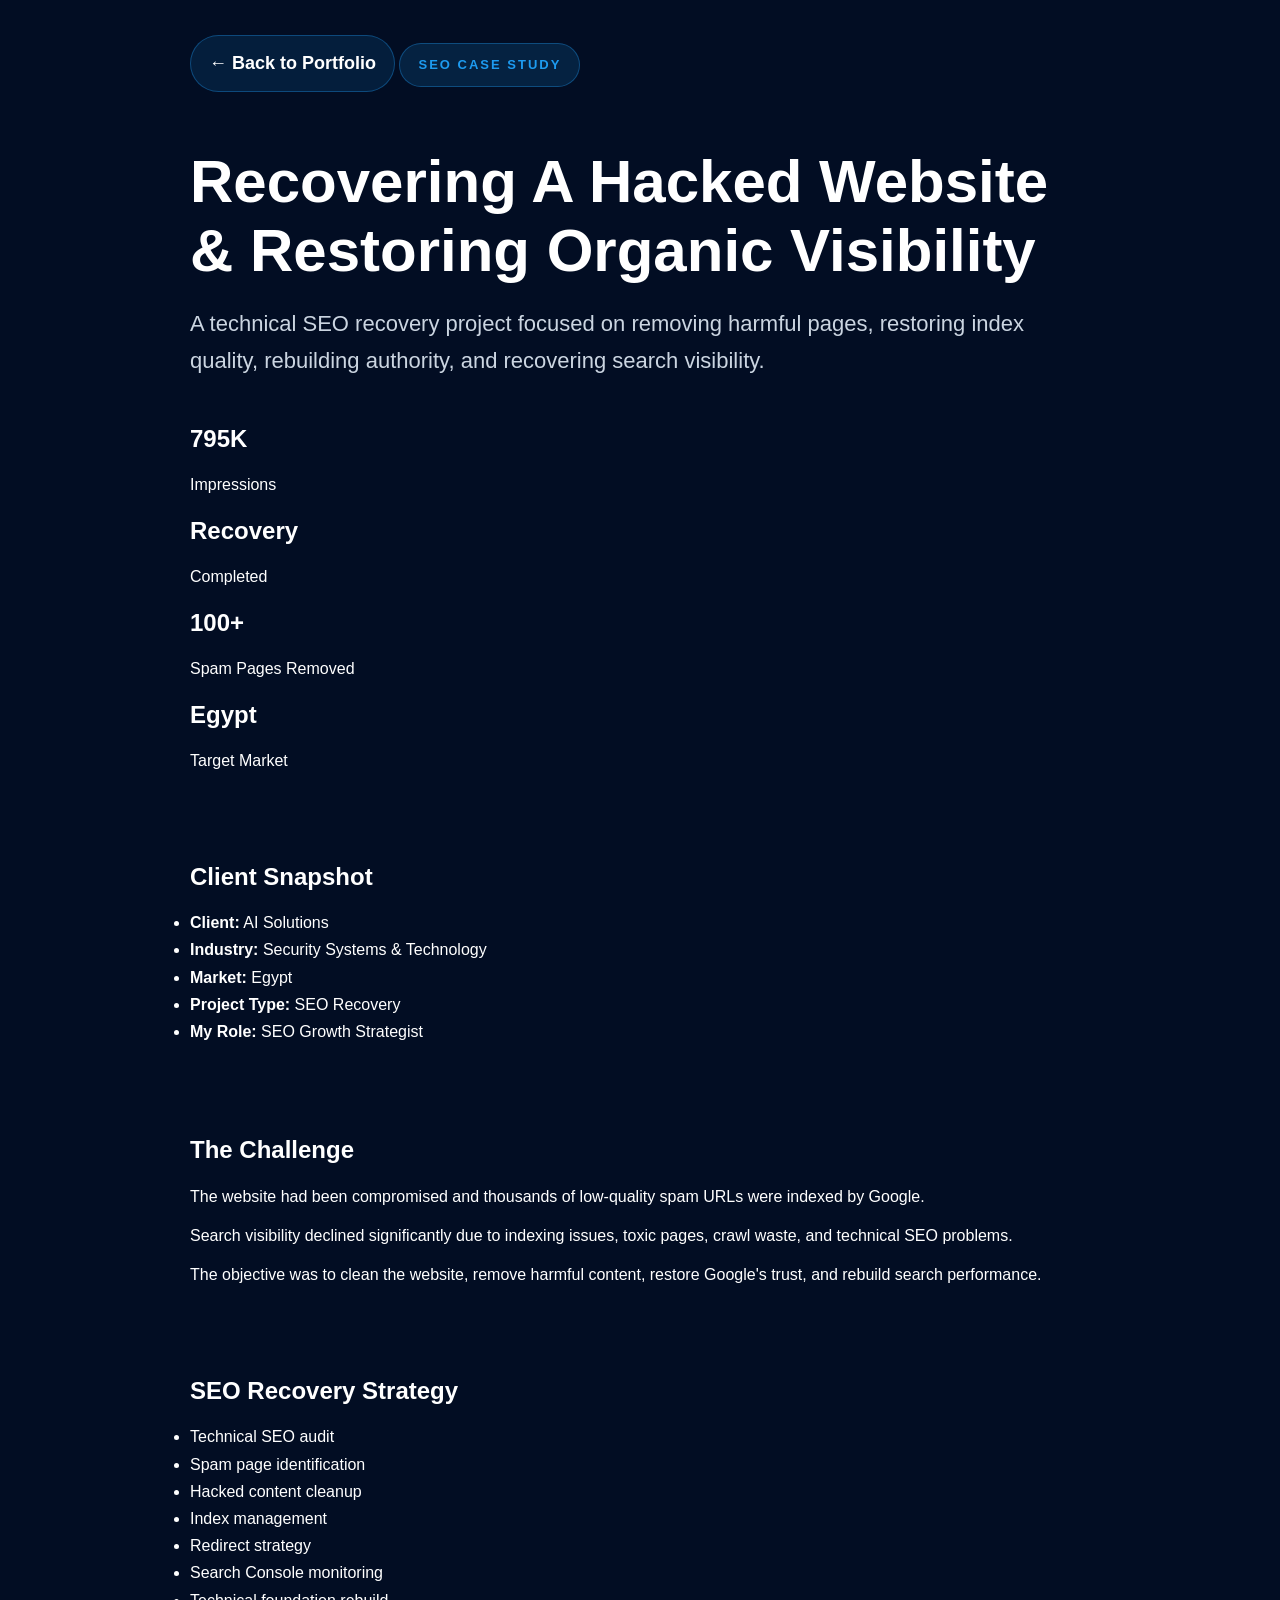
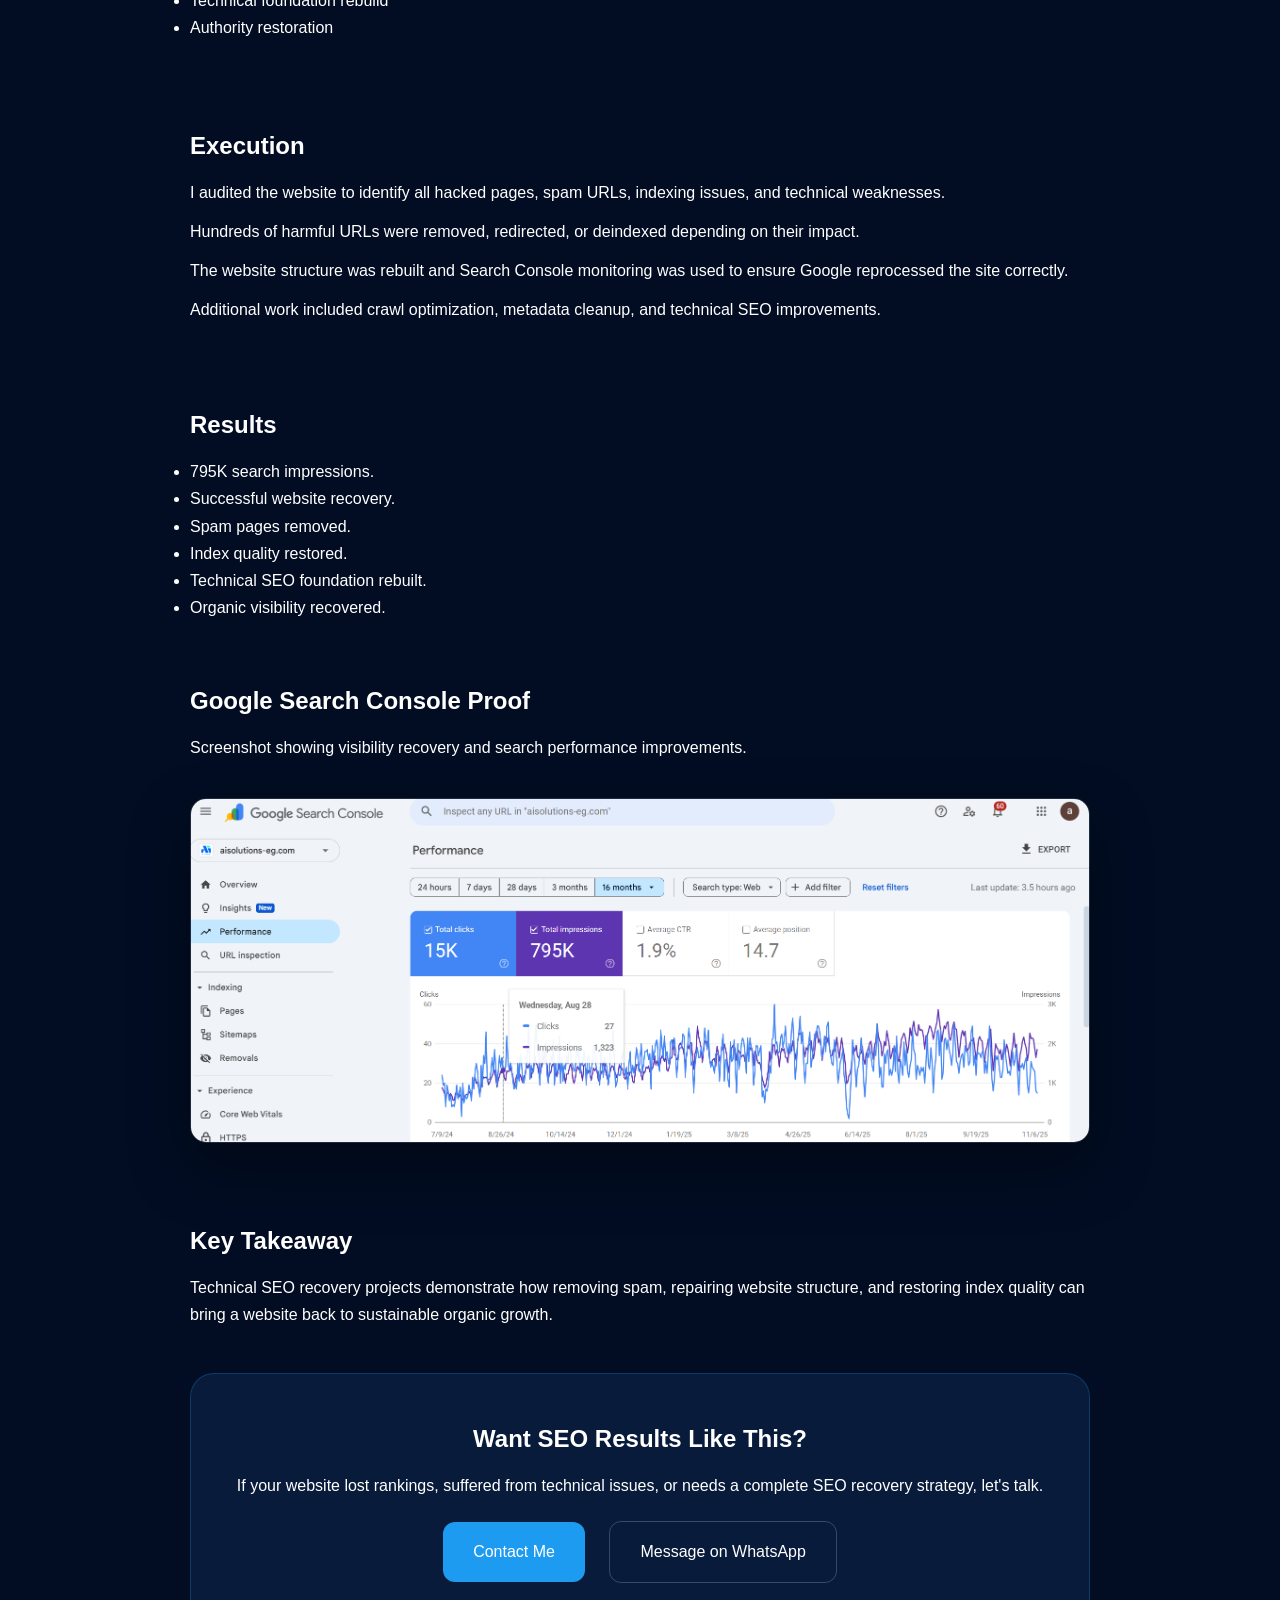
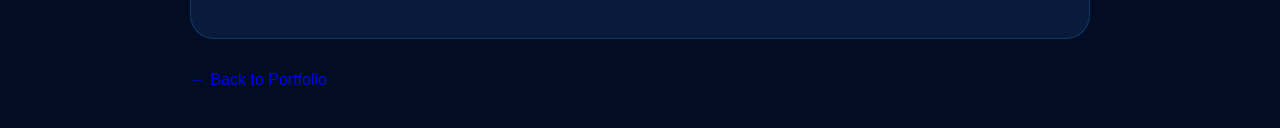
<file: case-studies/ai-solutions.html>
<!DOCTYPE html>
<html lang="en">

<head>
    <meta charset="UTF-8">
    <meta name="viewport" content="width=device-width, initial-scale=1.0">
    <title>AI Solutions SEO Recovery Case Study | Abdallah Selim</title>
    <meta name="description" content="AI Solutions SEO recovery case study showing technical SEO recovery, hacked website cleanup, indexing recovery, and organic growth restoration.">
    <link rel="stylesheet" href="../css/style.css">
</head>

<body class="case-study-page">

<section class="section">
<div class="container narrow">
<a href="../index.html" class="back-link">← Back to Portfolio</a>

<span class="section-label">SEO CASE STUDY</span>

<h1 style="font-size:60px; margin-top:20px;">
Recovering A Hacked Website & Restoring Organic Visibility
</h1>

<p style="font-size:22px; color:#cbd5e1; margin-top:20px;">
A technical SEO recovery project focused on removing harmful pages,
restoring index quality, rebuilding authority, and recovering search visibility.
</p>

<br>

<div class="results-grid">

<div>
<h2>795K</h2>
<p>Impressions</p>
</div>

<div>
<h2>Recovery</h2>
<p>Completed</p>
</div>

<div>
<h2>100+</h2>
<p>Spam Pages Removed</p>
</div>

<div>
<h2>Egypt</h2>
<p>Target Market</p>
</div>

</div>

</div>
</section>

<section class="section">
<div class="container narrow">

<h2>Client Snapshot</h2>

<ul>
<li><strong>Client:</strong> AI Solutions</li>
<li><strong>Industry:</strong> Security Systems & Technology</li>
<li><strong>Market:</strong> Egypt</li>
<li><strong>Project Type:</strong> SEO Recovery</li>
<li><strong>My Role:</strong> SEO Growth Strategist</li>
</ul>

</div>
</section>

<section class="section">
<div class="container narrow">

<h2>The Challenge</h2>

<p>
The website had been compromised and thousands of low-quality
spam URLs were indexed by Google.
</p>

<p>
Search visibility declined significantly due to indexing issues,
toxic pages, crawl waste, and technical SEO problems.
</p>

<p>
The objective was to clean the website, remove harmful content,
restore Google's trust, and rebuild search performance.
</p>

</div>
</section>

<section class="section">
<div class="container narrow">

<h2>SEO Recovery Strategy</h2>

<ul>
<li>Technical SEO audit</li>
<li>Spam page identification</li>
<li>Hacked content cleanup</li>
<li>Index management</li>
<li>Redirect strategy</li>
<li>Search Console monitoring</li>
<li>Technical foundation rebuild</li>
<li>Authority restoration</li>
</ul>

</div>
</section>

<section class="section">
<div class="container narrow">

<h2>Execution</h2>

<p>
I audited the website to identify all hacked pages,
spam URLs, indexing issues, and technical weaknesses.
</p>

<p>
Hundreds of harmful URLs were removed, redirected,
or deindexed depending on their impact.
</p>

<p>
The website structure was rebuilt and Search Console
monitoring was used to ensure Google reprocessed
the site correctly.
</p>

<p>
Additional work included crawl optimization,
metadata cleanup, and technical SEO improvements.
</p>

</div>
</section>

<section class="section">
<div class="container narrow">

<h2>Results</h2>

<ul>
<li>795K search impressions.</li>
<li>Successful website recovery.</li>
<li>Spam pages removed.</li>
<li>Index quality restored.</li>
<li>Technical SEO foundation rebuilt.</li>
<li>Organic visibility recovered.</li>
</ul>

<h2 style="margin-top:60px;">Google Search Console Proof</h2>

<p>
Screenshot showing visibility recovery and search performance improvements.
</p>

<img
src="../assets/images/ai-solutions/gsc-performance.png"
alt="AI Solutions Search Console Screenshot"
style="
width:100%;
margin-top:25px;
border-radius:16px;
border:1px solid rgba(255,255,255,.12);
box-shadow:0 25px 60px rgba(0,0,0,.35);
"
>

</div>
</section>

<section class="section">
<div class="container narrow">

<h2>Key Takeaway</h2>

<p>
Technical SEO recovery projects demonstrate how removing spam,
repairing website structure, and restoring index quality can
bring a website back to sustainable organic growth.
</p>

<div class="case-cta">
<h2>Want SEO Results Like This?</h2>

<p>
If your website lost rankings, suffered from technical issues,
or needs a complete SEO recovery strategy, let's talk.
</p>

<div>
<a href="mailto:abdallahslem064@gmail.com" class="btn-primary">
Contact Me
</a>

<a href="https://wa.me/201227097182" target="_blank" class="btn-secondary">
Message on WhatsApp
</a>
</div>

</div>

<br>

<a href="../index.html" class="case-link">← Back to Portfolio</a>

</div>
</section>

</body>
</html>
</file>
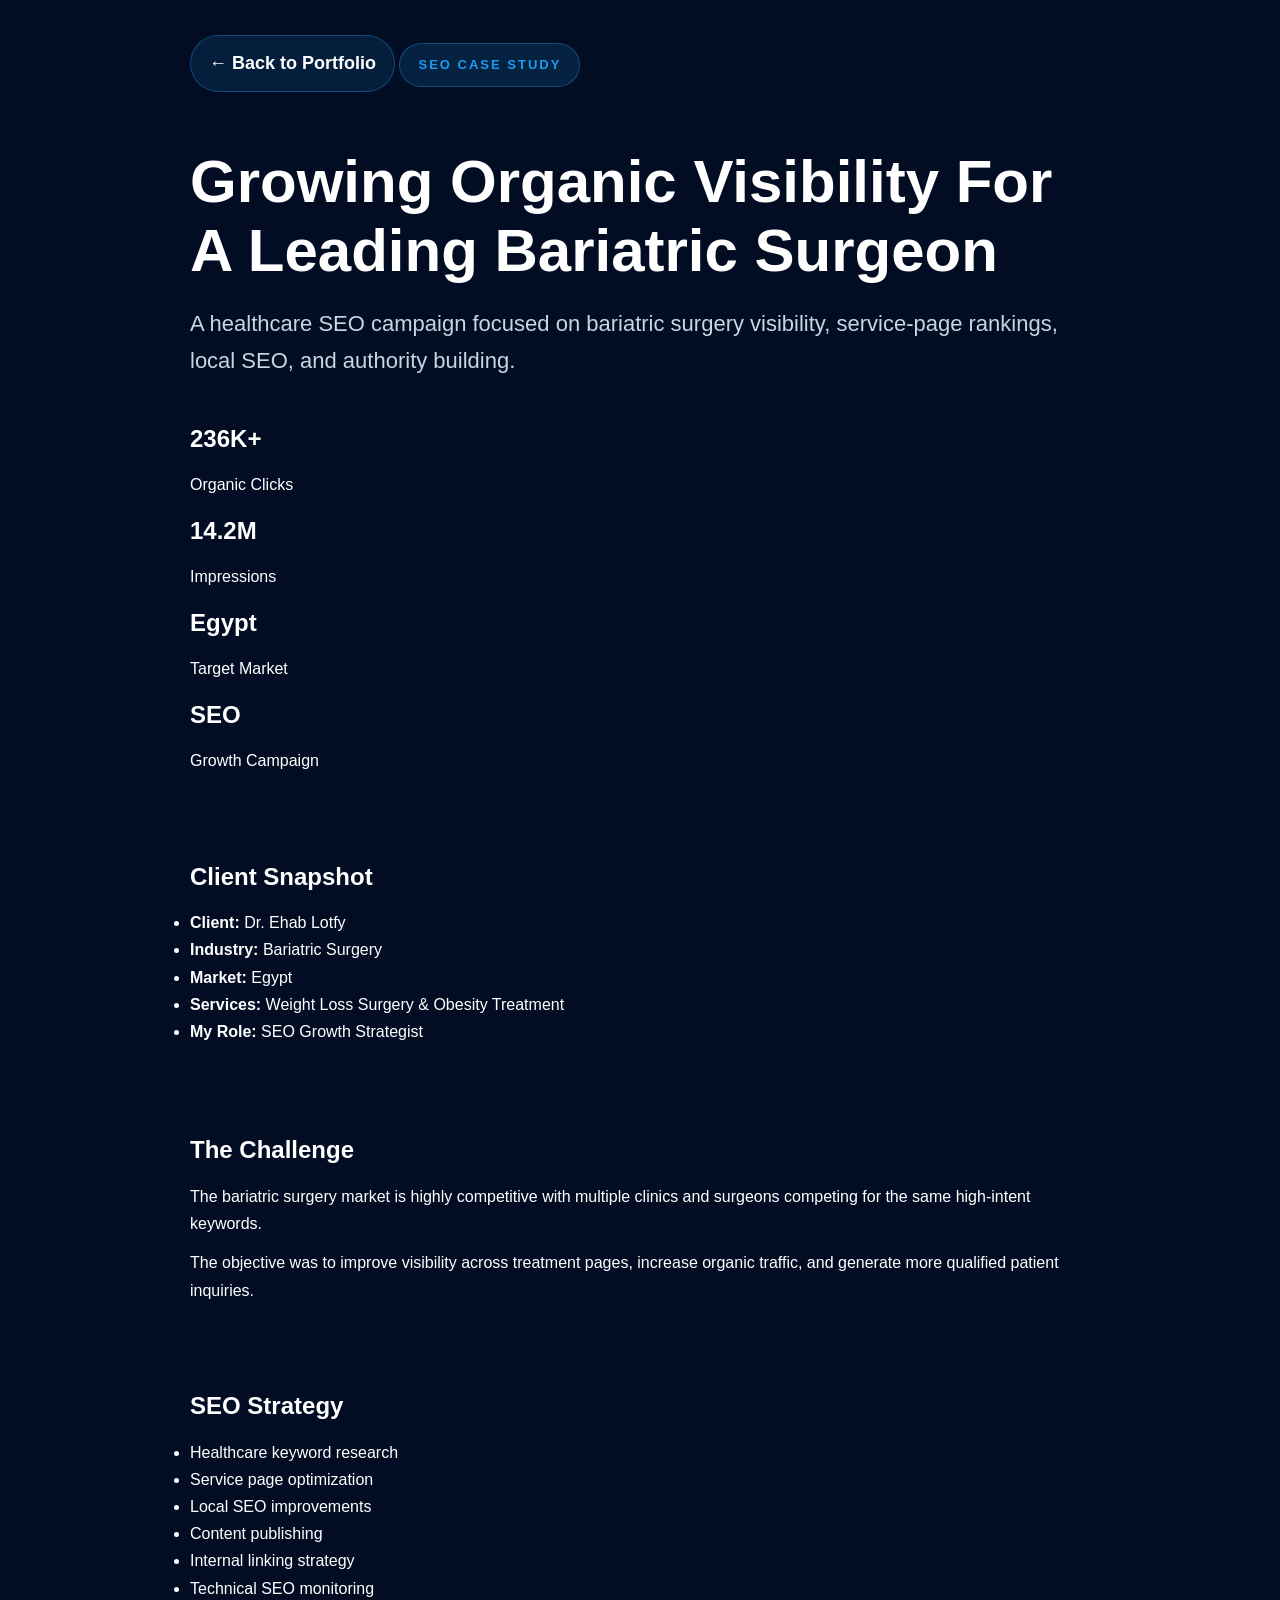
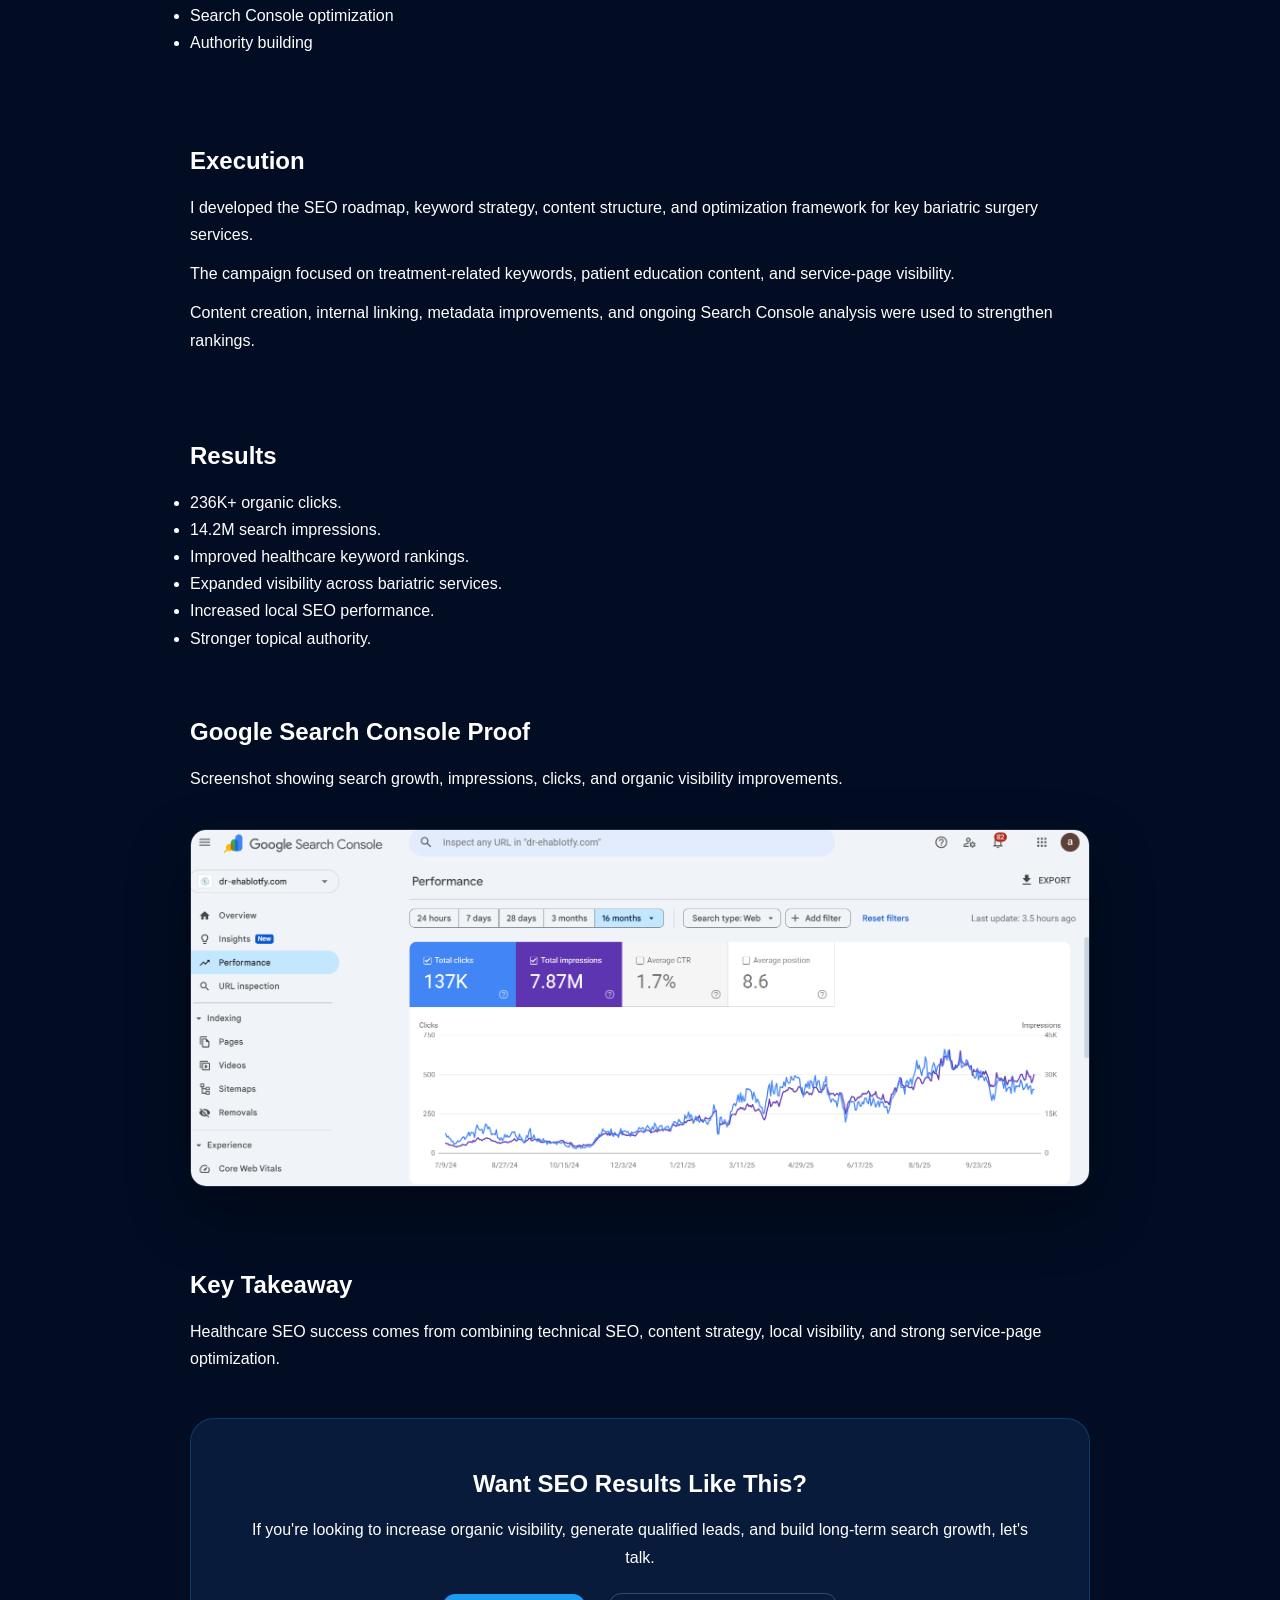
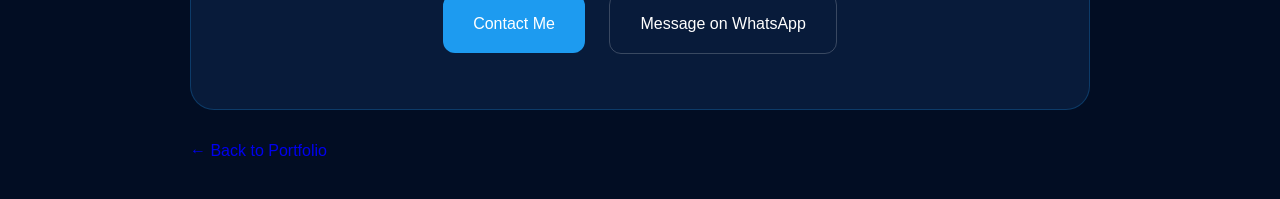
<file: case-studies/dr-ehab.html>
<!DOCTYPE html>
<html lang="en">

<head>
    <meta charset="UTF-8">
    <meta name="viewport" content="width=device-width, initial-scale=1.0">
    <title>Dr. Ehab Lotfy SEO Case Study | Abdallah Selim</title>
    <meta name="description" content="Dr. Ehab Lotfy SEO case study showing growth through healthcare SEO, content strategy, local SEO, and service-page optimization.">
    <link rel="stylesheet" href="../css/style.css">
</head>

<body class="case-study-page">

<section class="section">
<div class="container narrow">
<a href="../index.html" class="back-link">← Back to Portfolio</a>

<span class="section-label">SEO CASE STUDY</span>

<h1 style="font-size:60px; margin-top:20px;">
Growing Organic Visibility For A Leading Bariatric Surgeon
</h1>

<p style="font-size:22px; color:#cbd5e1; margin-top:20px;">
A healthcare SEO campaign focused on bariatric surgery visibility,
service-page rankings, local SEO, and authority building.
</p>

<br>

<div class="results-grid">

<div>
<h2>236K+</h2>
<p>Organic Clicks</p>
</div>

<div>
<h2>14.2M</h2>
<p>Impressions</p>
</div>

<div>
<h2>Egypt</h2>
<p>Target Market</p>
</div>

<div>
<h2>SEO</h2>
<p>Growth Campaign</p>
</div>

</div>

</div>
</section>

<section class="section">
<div class="container narrow">

<h2>Client Snapshot</h2>

<ul>
<li><strong>Client:</strong> Dr. Ehab Lotfy</li>
<li><strong>Industry:</strong> Bariatric Surgery</li>
<li><strong>Market:</strong> Egypt</li>
<li><strong>Services:</strong> Weight Loss Surgery & Obesity Treatment</li>
<li><strong>My Role:</strong> SEO Growth Strategist</li>
</ul>

</div>
</section>

<section class="section">
<div class="container narrow">

<h2>The Challenge</h2>

<p>
The bariatric surgery market is highly competitive with multiple clinics
and surgeons competing for the same high-intent keywords.
</p>

<p>
The objective was to improve visibility across treatment pages,
increase organic traffic, and generate more qualified patient inquiries.
</p>

</div>
</section>

<section class="section">
<div class="container narrow">

<h2>SEO Strategy</h2>

<ul>
<li>Healthcare keyword research</li>
<li>Service page optimization</li>
<li>Local SEO improvements</li>
<li>Content publishing</li>
<li>Internal linking strategy</li>
<li>Technical SEO monitoring</li>
<li>Search Console optimization</li>
<li>Authority building</li>
</ul>

</div>
</section>

<section class="section">
<div class="container narrow">

<h2>Execution</h2>

<p>
I developed the SEO roadmap, keyword strategy, content structure,
and optimization framework for key bariatric surgery services.
</p>

<p>
The campaign focused on treatment-related keywords,
patient education content, and service-page visibility.
</p>

<p>
Content creation, internal linking, metadata improvements,
and ongoing Search Console analysis were used to strengthen rankings.
</p>

</div>
</section>

<section class="section">
<div class="container narrow">

<h2>Results</h2>

<ul>
<li>236K+ organic clicks.</li>
<li>14.2M search impressions.</li>
<li>Improved healthcare keyword rankings.</li>
<li>Expanded visibility across bariatric services.</li>
<li>Increased local SEO performance.</li>
<li>Stronger topical authority.</li>
</ul>

<h2 style="margin-top:60px;">Google Search Console Proof</h2>

<p>
Screenshot showing search growth, impressions,
clicks, and organic visibility improvements.
</p>

<img
src="../assets/images/dr-ehab/gsc-performance.png"
alt="Dr Ehab Search Console Screenshot"
style="
width:100%;
margin-top:25px;
border-radius:16px;
border:1px solid rgba(255,255,255,.12);
box-shadow:0 25px 60px rgba(0,0,0,.35);
"
>

</div>
</section>

<section class="section">
<div class="container narrow">

<h2>Key Takeaway</h2>

<p>
Healthcare SEO success comes from combining technical SEO,
content strategy, local visibility, and strong service-page optimization.
</p>

<div class="case-cta">
<h2>Want SEO Results Like This?</h2>

<p>
If you're looking to increase organic visibility,
generate qualified leads, and build long-term search growth,
let's talk.
</p>

<div>
<a href="mailto:abdallahslem064@gmail.com" class="btn-primary">
Contact Me
</a>

<a href="https://wa.me/201227097182" target="_blank" class="btn-secondary">
Message on WhatsApp
</a>
</div>

</div>

<br>

<a href="../index.html" class="case-link">← Back to Portfolio</a>

</div>
</section>

</body>
</html>
</file>
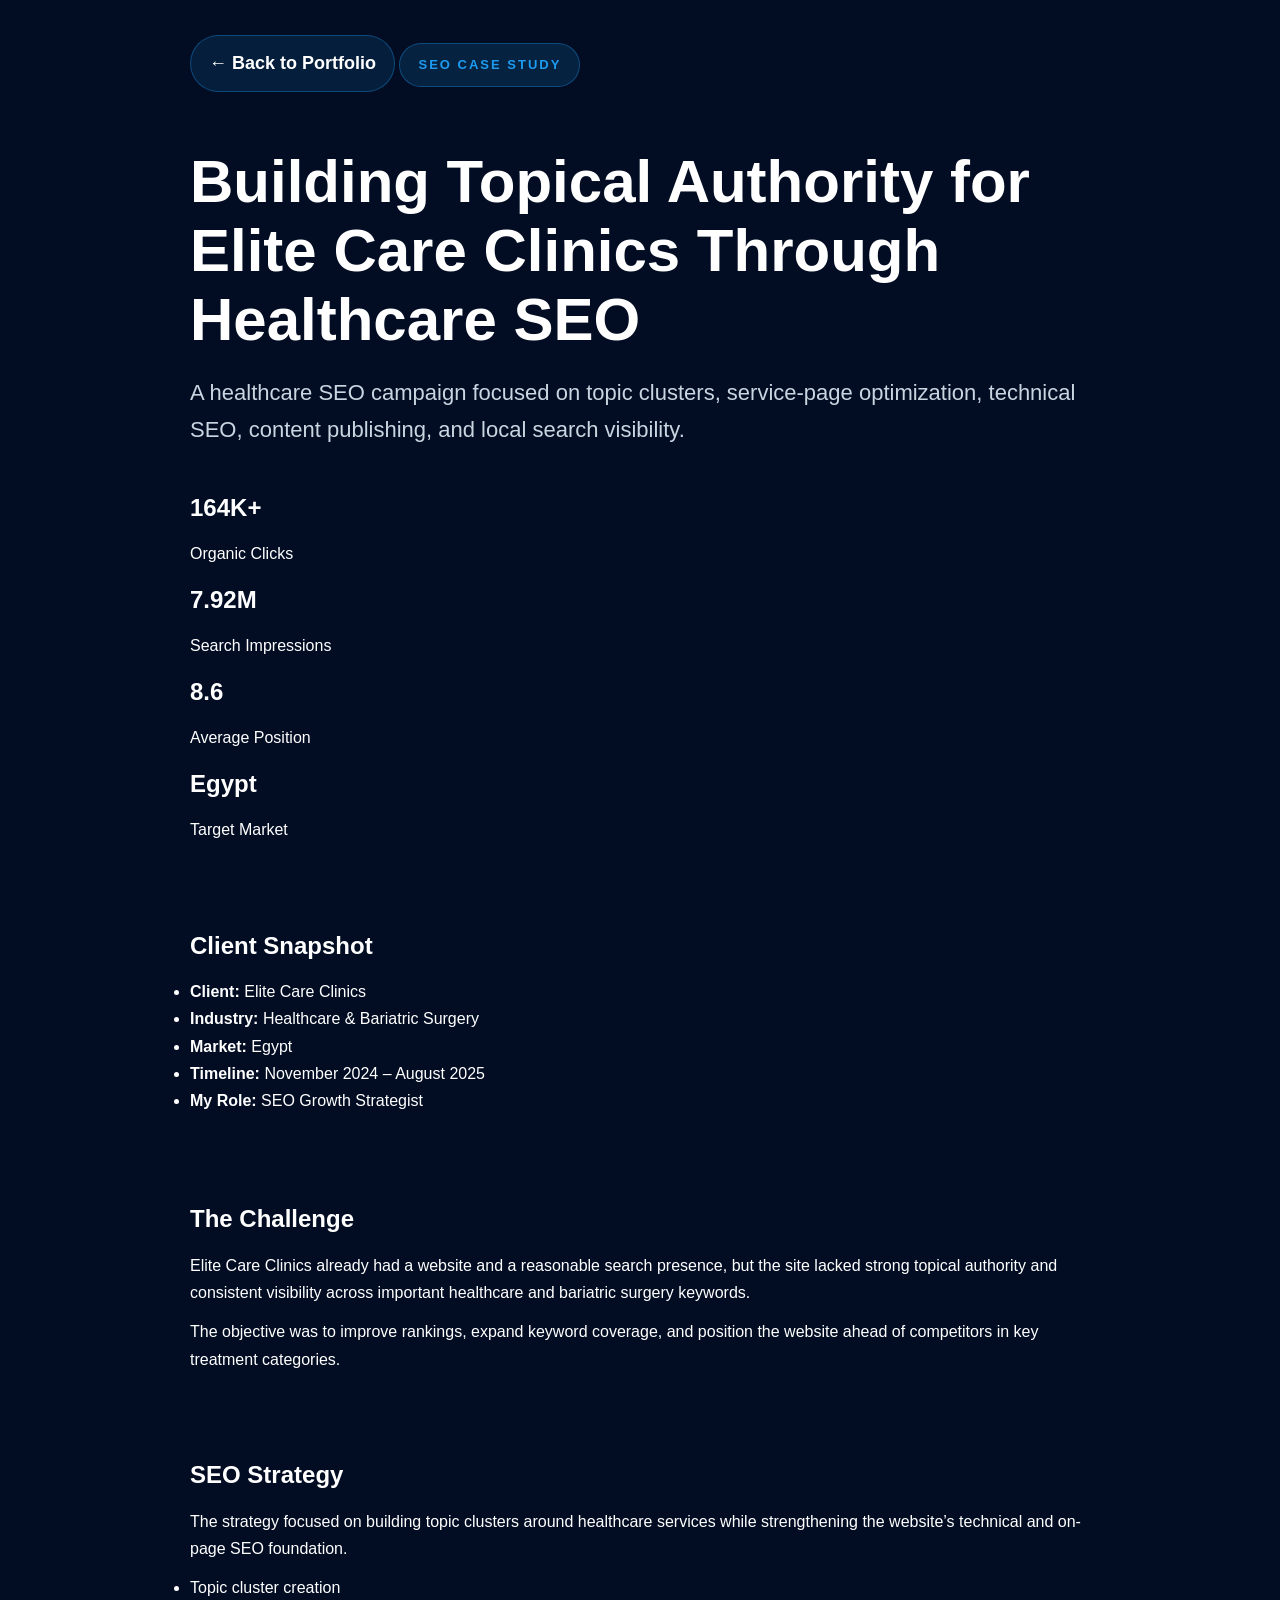
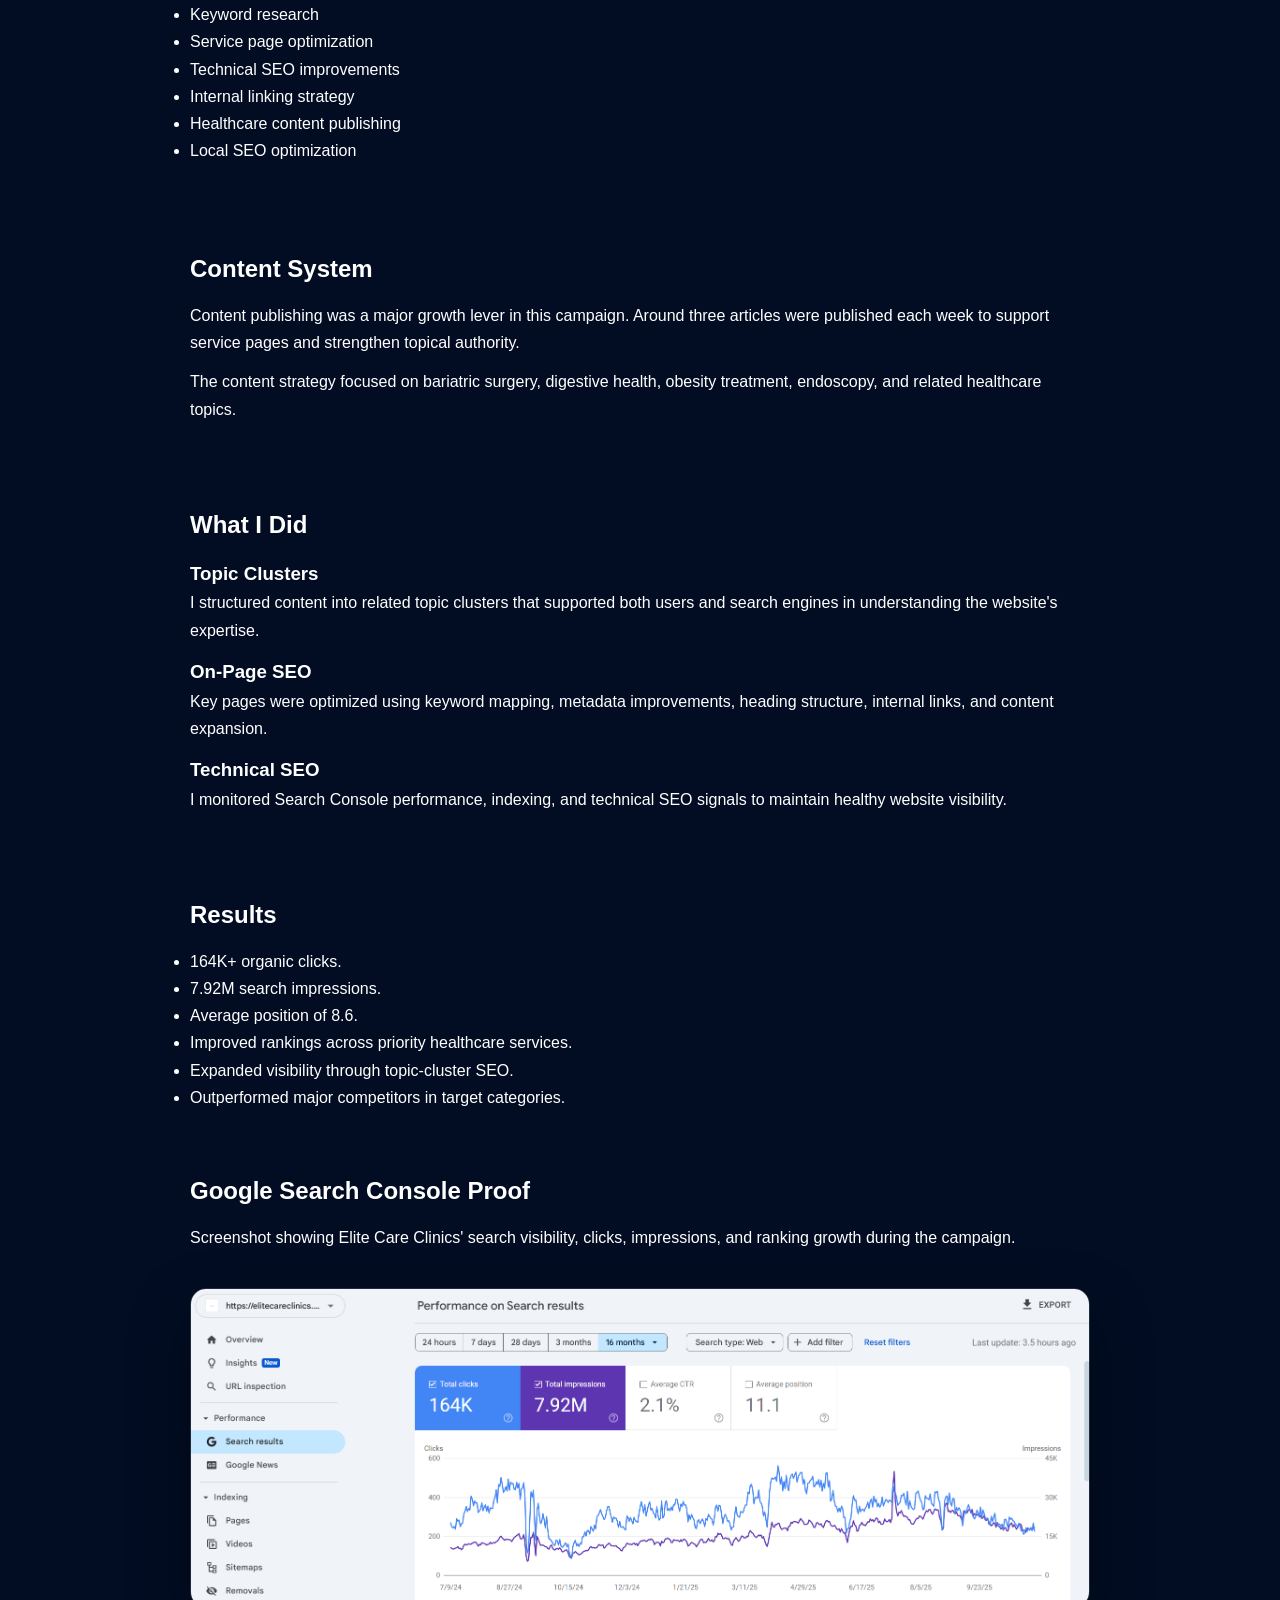
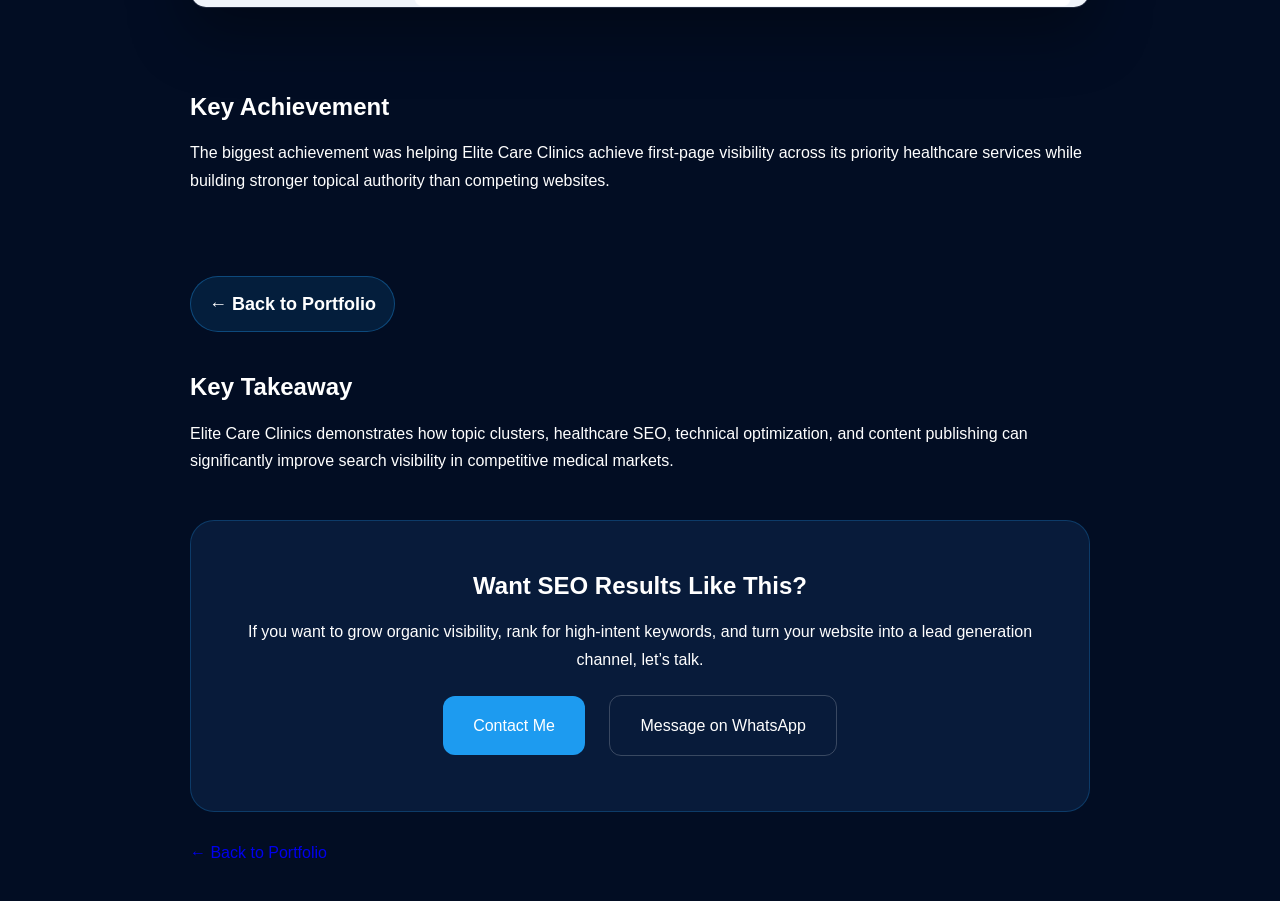
<file: case-studies/elite-care.html>
<!DOCTYPE html>
<html lang="en">

<head>
    <meta charset="UTF-8">
    <meta name="viewport" content="width=device-width, initial-scale=1.0">
    <title>Elite Care Clinics SEO Case Study | Abdallah Selim</title>
    <meta name="description" content="Elite Care Clinics SEO case study showing healthcare SEO growth through topic clusters, content strategy, service-page optimization, technical SEO, and organic visibility improvements.">
    <link rel="stylesheet" href="../css/style.css">
</head>

<body class="case-study-page">

    <section class="section">
        <div class="container narrow">
        <a href="../index.html" class="back-link">← Back to Portfolio</a>

            <span class="section-label">SEO CASE STUDY</span>

            <h1 style="font-size:60px; margin-top:20px;">
                Building Topical Authority for Elite Care Clinics Through Healthcare SEO
            </h1>

            <p style="font-size:22px; color:#cbd5e1; margin-top:20px;">
                A healthcare SEO campaign focused on topic clusters, service-page optimization,
                technical SEO, content publishing, and local search visibility.
            </p>

            <br>

            <div class="results-grid">

                <div>
                    <h2>164K+</h2>
                    <p>Organic Clicks</p>
                </div>

                <div>
                    <h2>7.92M</h2>
                    <p>Search Impressions</p>
                </div>

                <div>
                    <h2>8.6</h2>
                    <p>Average Position</p>
                </div>

                <div>
                    <h2>Egypt</h2>
                    <p>Target Market</p>
                </div>

            </div>

        </div>
    </section>

    <section class="section">
        <div class="container narrow">

            <h2>Client Snapshot</h2>

            <ul>
                <li><strong>Client:</strong> Elite Care Clinics</li>
                <li><strong>Industry:</strong> Healthcare & Bariatric Surgery</li>
                <li><strong>Market:</strong> Egypt</li>
                <li><strong>Timeline:</strong> November 2024 – August 2025</li>
                <li><strong>My Role:</strong> SEO Growth Strategist</li>
            </ul>

        </div>
    </section>

    <section class="section">
        <div class="container narrow">

            <h2>The Challenge</h2>

            <p>
                Elite Care Clinics already had a website and a reasonable search presence,
                but the site lacked strong topical authority and consistent visibility across
                important healthcare and bariatric surgery keywords.
            </p>

            <p>
                The objective was to improve rankings, expand keyword coverage,
                and position the website ahead of competitors in key treatment categories.
            </p>

        </div>
    </section>

    <section class="section">
        <div class="container narrow">

            <h2>SEO Strategy</h2>

            <p>
                The strategy focused on building topic clusters around healthcare
                services while strengthening the website’s technical and on-page SEO foundation.
            </p>

            <ul>
                <li>Topic cluster creation</li>
                <li>Keyword research</li>
                <li>Service page optimization</li>
                <li>Technical SEO improvements</li>
                <li>Internal linking strategy</li>
                <li>Healthcare content publishing</li>
                <li>Local SEO optimization</li>
            </ul>

        </div>
    </section>

    <section class="section">
        <div class="container narrow">

            <h2>Content System</h2>

            <p>
                Content publishing was a major growth lever in this campaign.
                Around three articles were published each week to support service pages
                and strengthen topical authority.
            </p>

            <p>
                The content strategy focused on bariatric surgery, digestive health,
                obesity treatment, endoscopy, and related healthcare topics.
            </p>

        </div>
    </section>

    <section class="section">
        <div class="container narrow">

            <h2>What I Did</h2>

            <h3>Topic Clusters</h3>
            <p>
                I structured content into related topic clusters that supported both users
                and search engines in understanding the website's expertise.
            </p>

            <h3>On-Page SEO</h3>
            <p>
                Key pages were optimized using keyword mapping, metadata improvements,
                heading structure, internal links, and content expansion.
            </p>

            <h3>Technical SEO</h3>
            <p>
                I monitored Search Console performance, indexing, and technical SEO signals
                to maintain healthy website visibility.
            </p>

        </div>
    </section>

    <section class="section">
        <div class="container narrow">

            <h2>Results</h2>

            <ul>
                <li>164K+ organic clicks.</li>
                <li>7.92M search impressions.</li>
                <li>Average position of 8.6.</li>
                <li>Improved rankings across priority healthcare services.</li>
                <li>Expanded visibility through topic-cluster SEO.</li>
                <li>Outperformed major competitors in target categories.</li>
            </ul>

            <h2 style="margin-top:60px;">Google Search Console Proof</h2>

            <p>
                Screenshot showing Elite Care Clinics' search visibility,
                clicks, impressions, and ranking growth during the campaign.
            </p>

            <img
                src="../assets/images/elite-care/gsc-performance.png"
                alt="Elite Care Clinics Search Console Screenshot"
                style="
                    width:100%;
                    margin-top:25px;
                    border-radius:16px;
                    border:1px solid rgba(255,255,255,.12);
                    box-shadow:0 25px 60px rgba(0,0,0,.35);
                "
            >

        </div>
    </section>

    <section class="section">
        <div class="container narrow">

            <h2>Key Achievement</h2>

            <p>
                The biggest achievement was helping Elite Care Clinics achieve
                first-page visibility across its priority healthcare services
                while building stronger topical authority than competing websites.
            </p>

        </div>
    </section>

    <section class="section">
        <div class="container narrow">
        <a href="../index.html" class="back-link">← Back to Portfolio</a>

            <h2>Key Takeaway</h2>

            <p>
                Elite Care Clinics demonstrates how topic clusters, healthcare SEO,
                technical optimization, and content publishing can significantly
                improve search visibility in competitive medical markets.
            </p>

            <div class="case-cta">
                <h2>Want SEO Results Like This?</h2>

                <p>
                    If you want to grow organic visibility, rank for high-intent keywords,
                    and turn your website into a lead generation channel, let’s talk.
                </p>

                <div>
                    <a href="mailto:abdallahslem064@gmail.com" class="btn-primary">
                        Contact Me
                    </a>

                    <a href="https://wa.me/201227097182" target="_blank" class="btn-secondary">
                        Message on WhatsApp
                    </a>
                </div>
            </div>

            <br>

            <a href="../index.html" class="case-link">← Back to Portfolio</a>

        </div>
    </section>

</body>

</html>
</file>
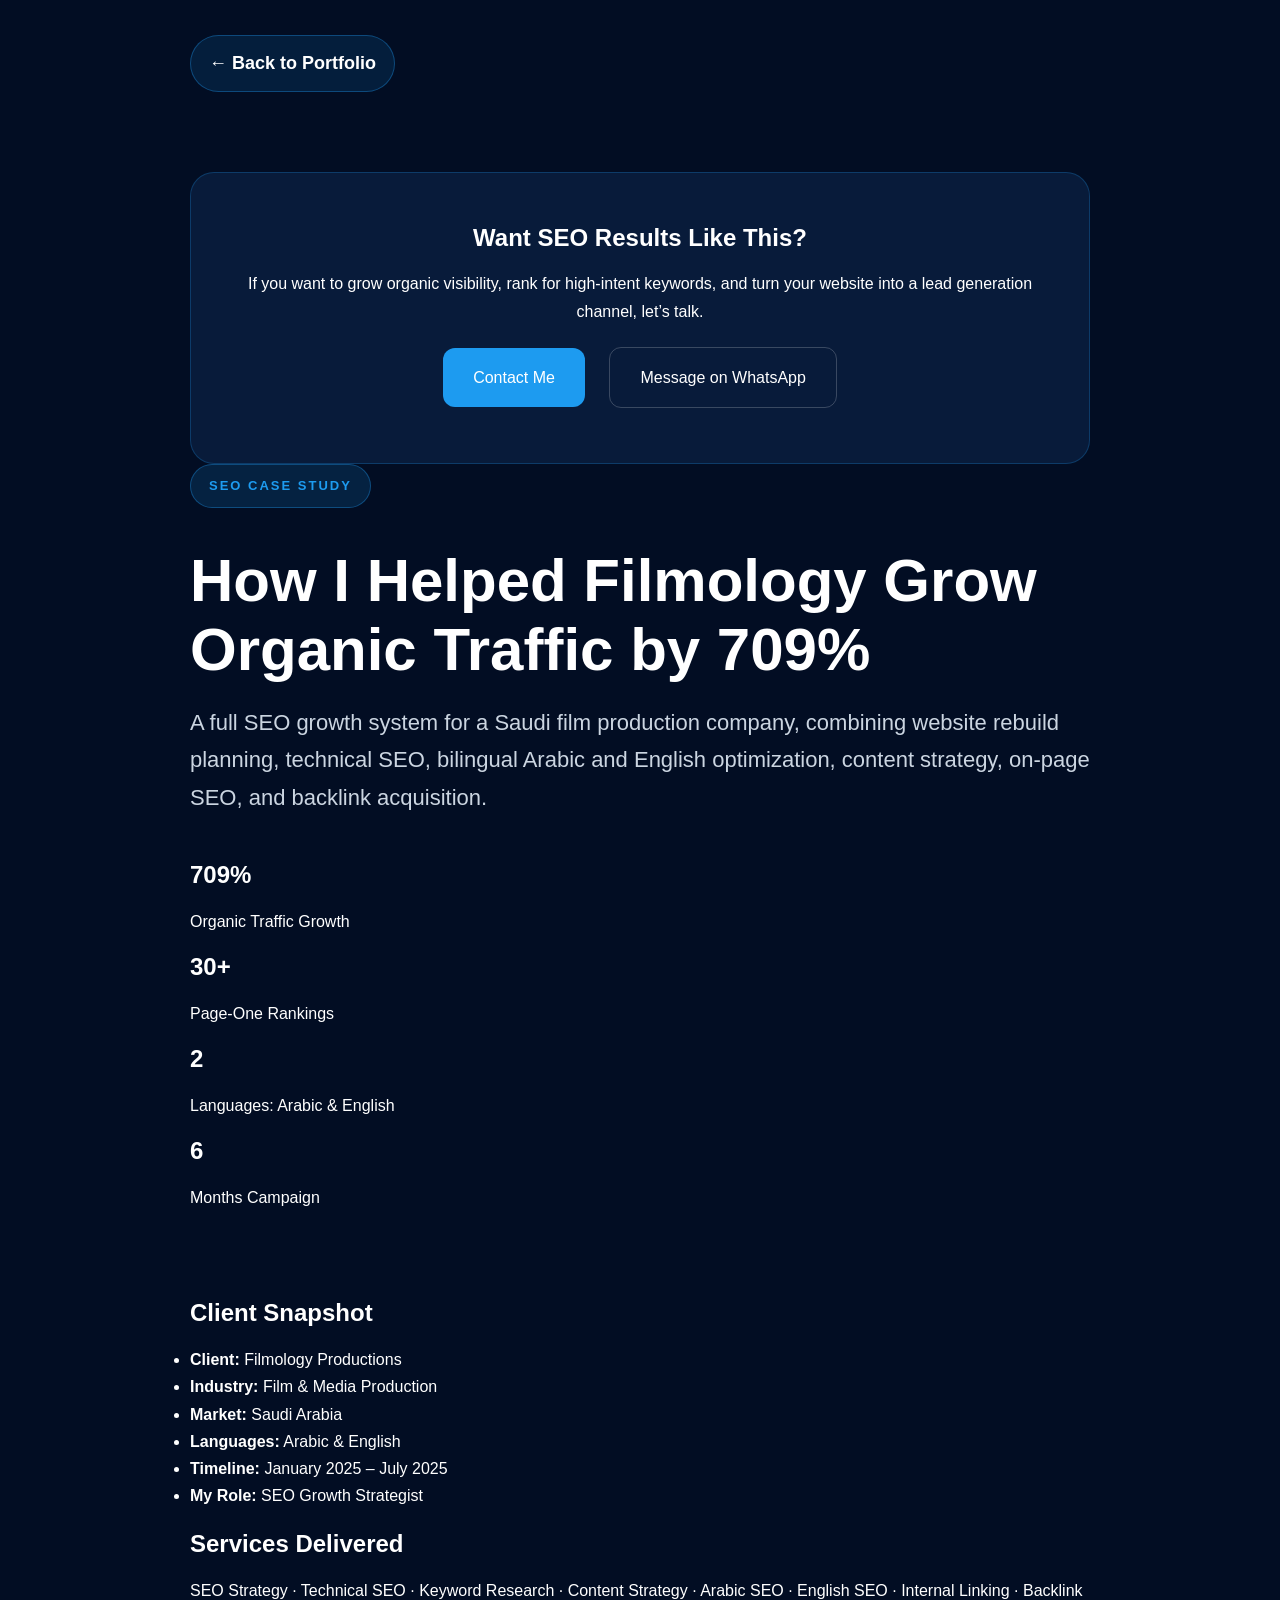
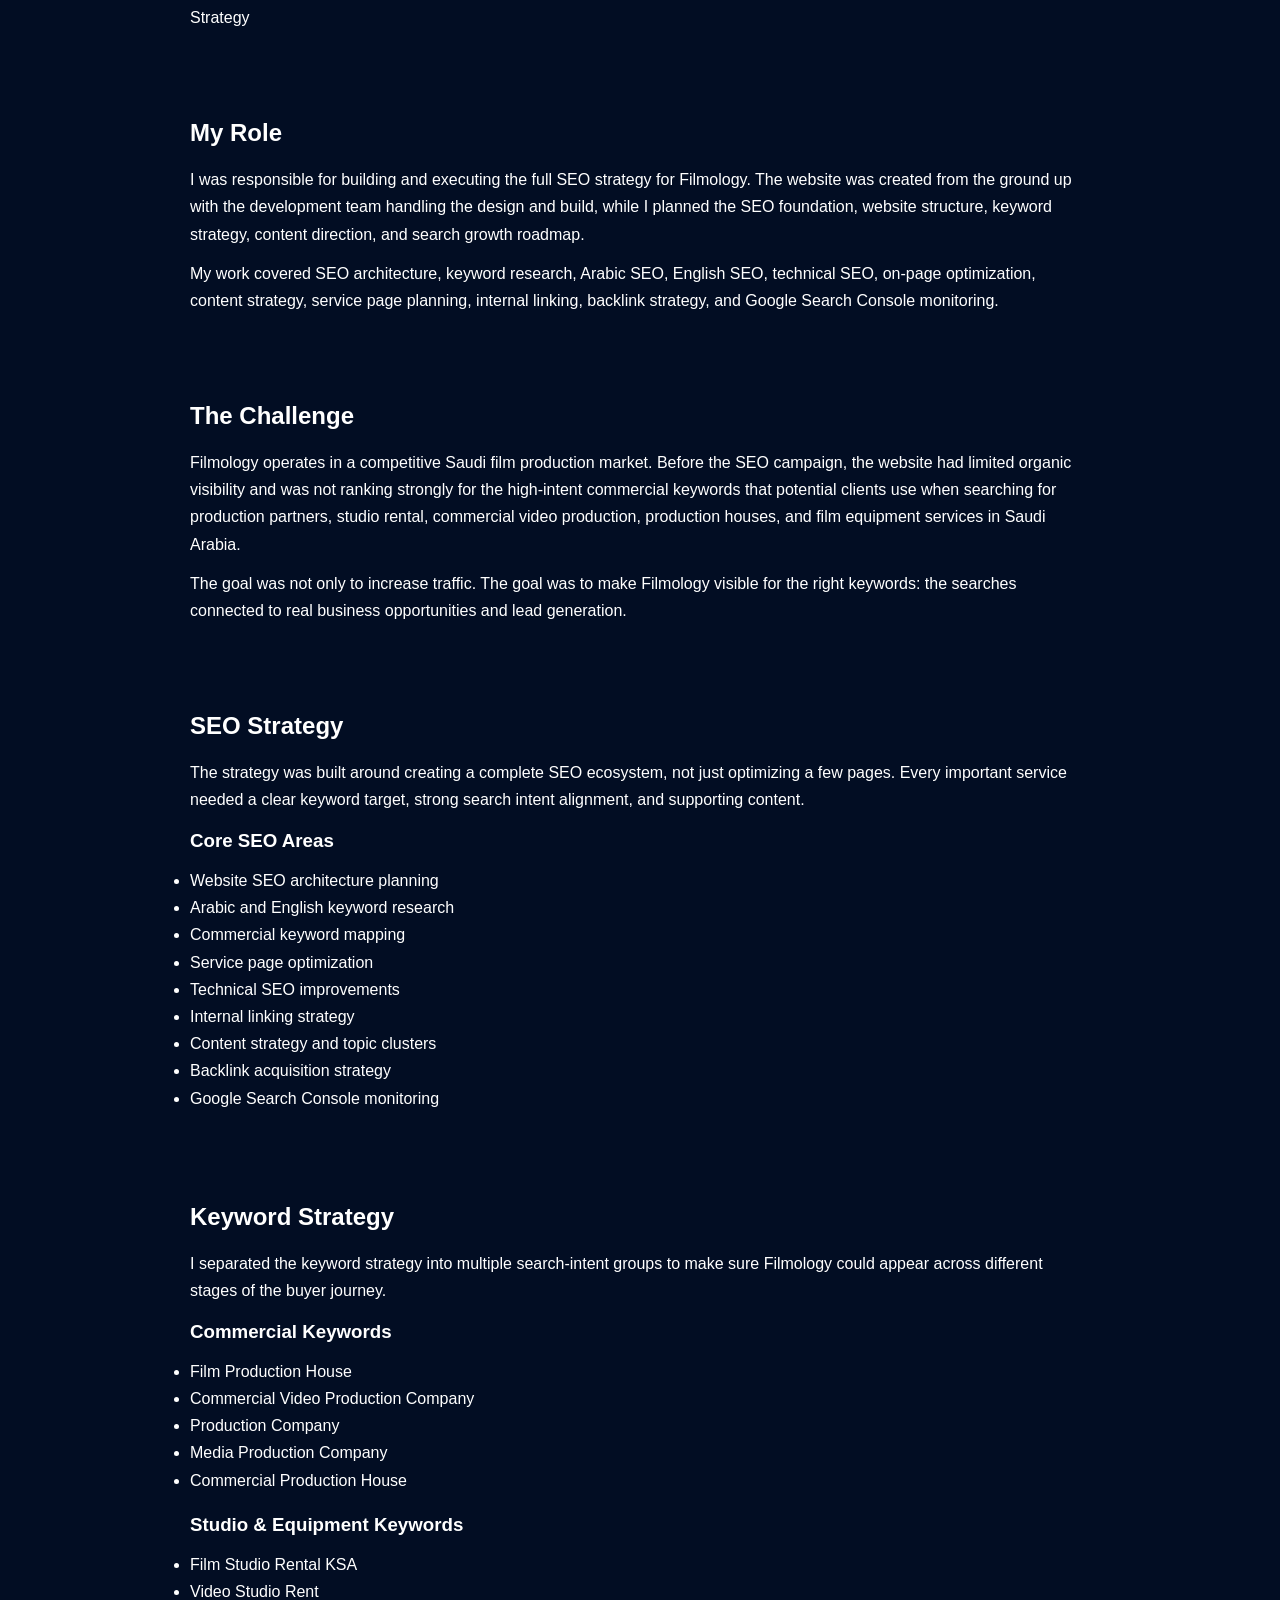
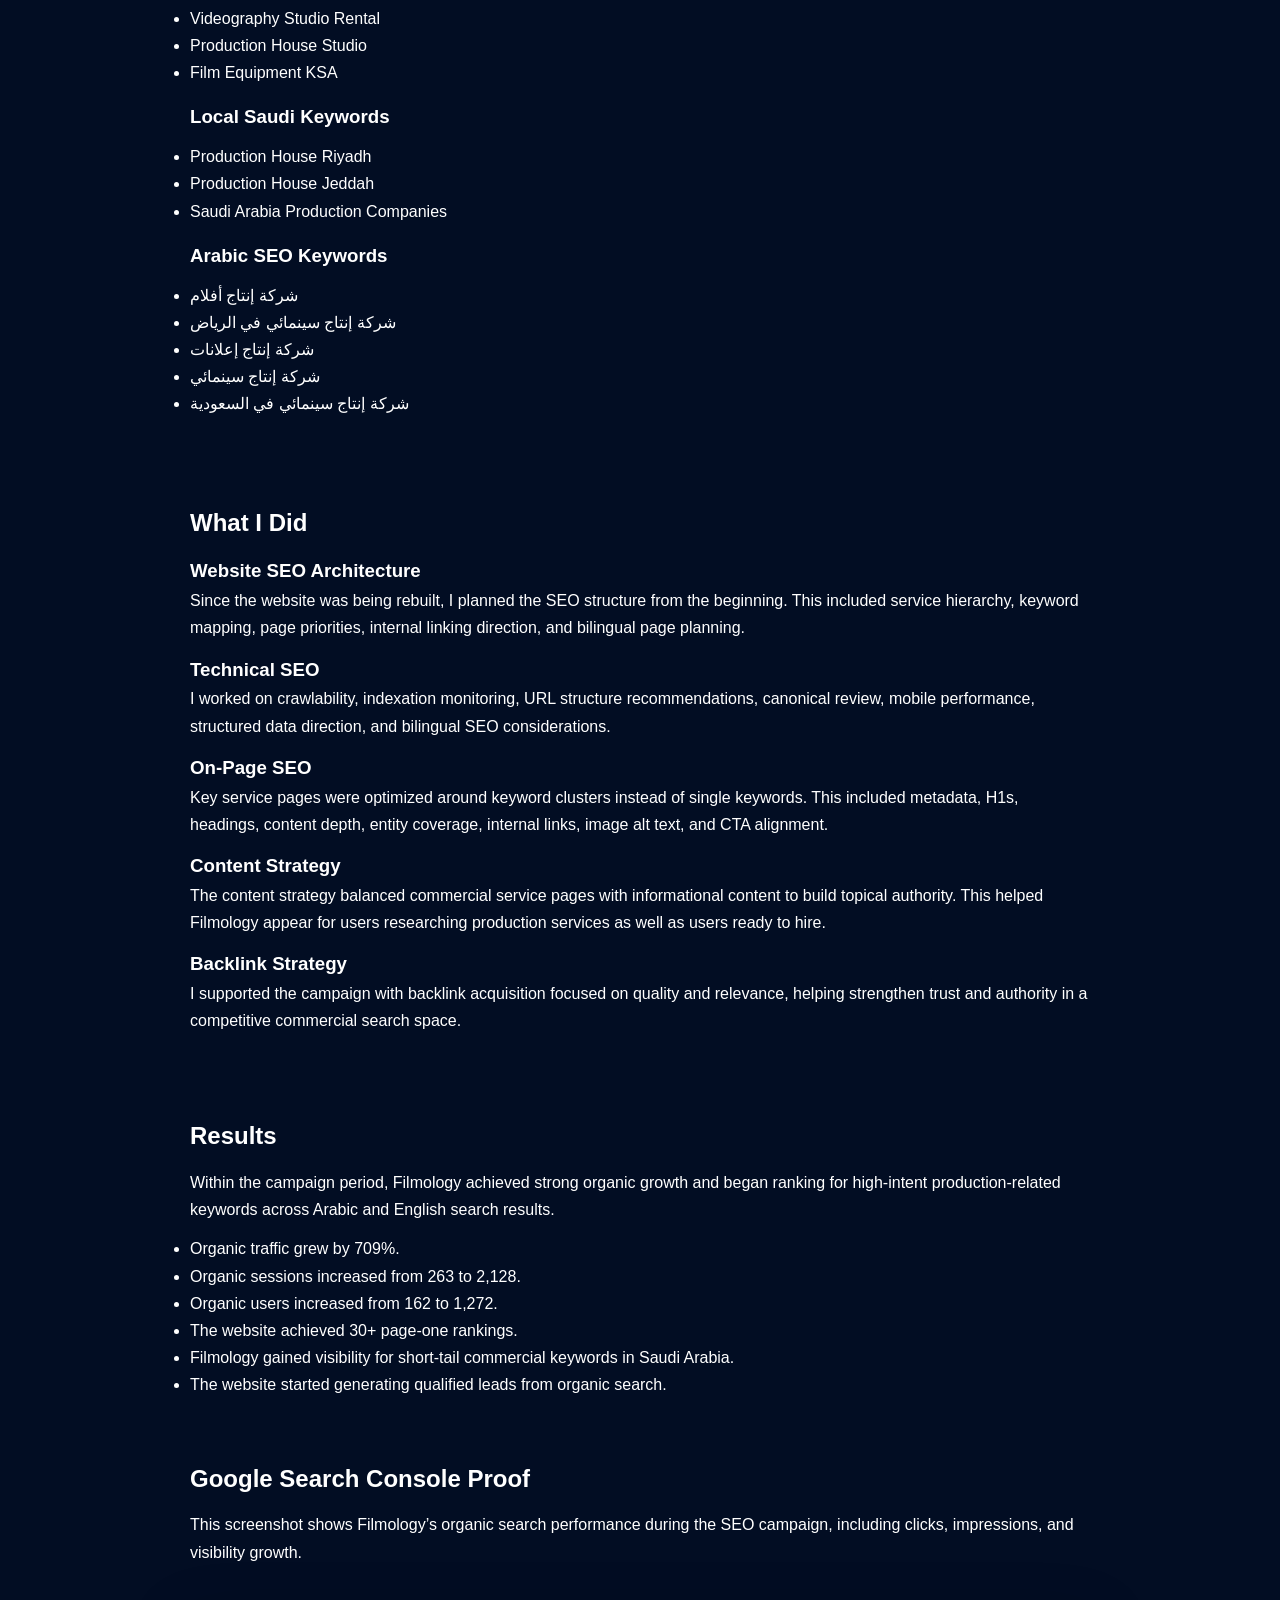
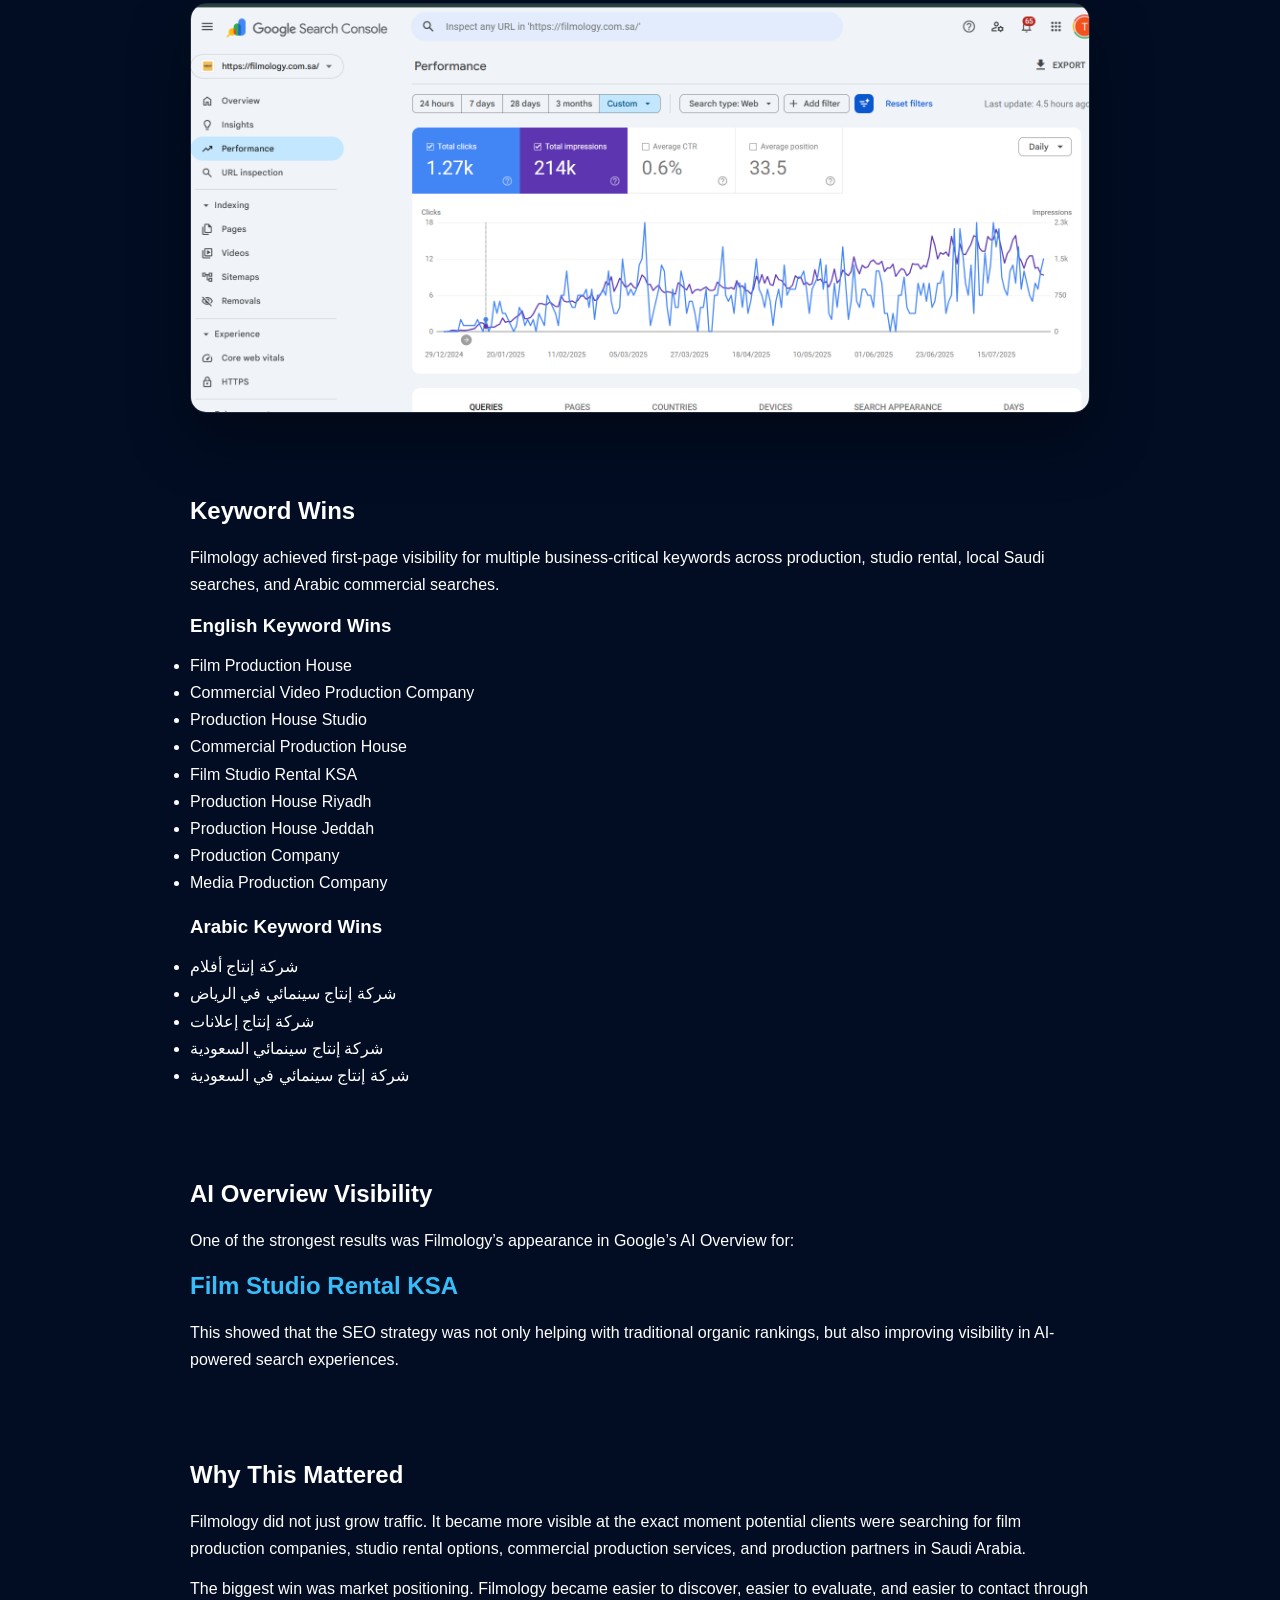
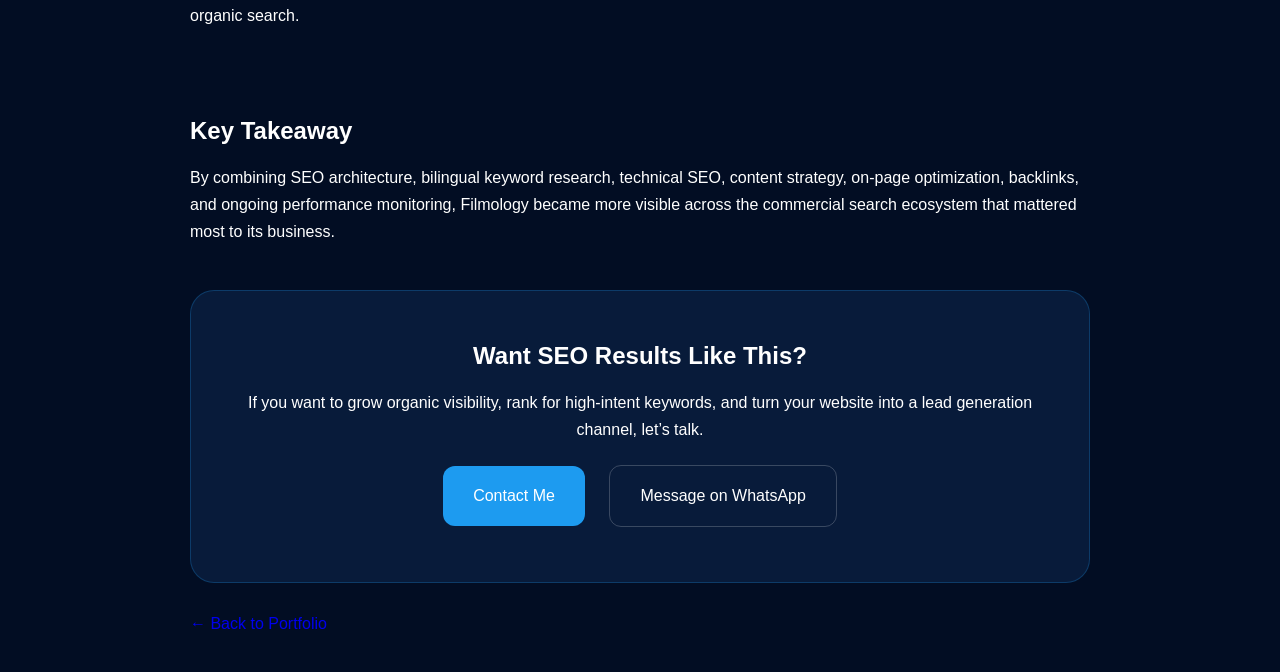
<file: case-studies/filmology.html>
<!DOCTYPE html>
<html lang="en">

<head>
    <meta charset="UTF-8">
    <meta name="viewport" content="width=device-width, initial-scale=1.0">
    <title>Filmology SEO Case Study | Abdallah Selim</title>
    <meta name="description" content="Filmology SEO case study by Abdallah Selim showing 709% organic traffic growth, page-one rankings, bilingual SEO, technical SEO, content strategy, and Google AI Overview visibility.">
    <link rel="stylesheet" href="../css/style.css">
</head>

<body class="case-study-page">

    <section class="section">
        <div class="container narrow">
        <a href="../index.html" class="back-link">← Back to Portfolio</a>
            <div class="case-cta">
    <h2>Want SEO Results Like This?</h2>

    <p>
        If you want to grow organic visibility, rank for high-intent keywords,
        and turn your website into a lead generation channel, let’s talk.
    </p>

    <div>
        <a href="mailto:abdallahslem064@gmail.com" class="btn-primary">
            Contact Me
        </a>

        <a href="https://wa.me/201227097182" target="_blank" class="btn-secondary">
            Message on WhatsApp
        </a>
    </div>
</div>

            <span class="section-label">SEO CASE STUDY</span>

            <h1 style="font-size:60px; margin-top:20px;">
                How I Helped Filmology Grow Organic Traffic by 709%
            </h1>

            <p style="font-size:22px; color:#cbd5e1; margin-top:20px;">
                A full SEO growth system for a Saudi film production company, combining website rebuild planning,
                technical SEO, bilingual Arabic and English optimization, content strategy, on-page SEO, and backlink acquisition.
            </p>

            <br>

            <div class="results-grid">
                <div>
                    <h2>709%</h2>
                    <p>Organic Traffic Growth</p>
                </div>

                <div>
                    <h2>30+</h2>
                    <p>Page-One Rankings</p>
                </div>

                <div>
                    <h2>2</h2>
                    <p>Languages: Arabic & English</p>
                </div>

                <div>
                    <h2>6</h2>
                    <p>Months Campaign</p>
                </div>
            </div>

        </div>
    </section>

    <section class="section">
        <div class="container narrow">

            <h2>Client Snapshot</h2>

            <ul>
                <li><strong>Client:</strong> Filmology Productions</li>
                <li><strong>Industry:</strong> Film & Media Production</li>
                <li><strong>Market:</strong> Saudi Arabia</li>
                <li><strong>Languages:</strong> Arabic & English</li>
                <li><strong>Timeline:</strong> January 2025 – July 2025</li>
                <li><strong>My Role:</strong> SEO Growth Strategist</li>
            </ul>
<div class="case-highlight-box">
    <h2>Services Delivered</h2>

    <p>
        SEO Strategy · Technical SEO · Keyword Research · Content Strategy · Arabic SEO · English SEO · Internal Linking · Backlink Strategy
    </p>
</div>

        </div>
    </section>

    <section class="section">
        <div class="container narrow">

            <h2>My Role</h2>

            <p>
                I was responsible for building and executing the full SEO strategy for Filmology.
                The website was created from the ground up with the development team handling the design and build,
                while I planned the SEO foundation, website structure, keyword strategy, content direction, and search growth roadmap.
            </p>

            <p>
                My work covered SEO architecture, keyword research, Arabic SEO, English SEO, technical SEO,
                on-page optimization, content strategy, service page planning, internal linking, backlink strategy,
                and Google Search Console monitoring.
            </p>

        </div>
    </section>

    <section class="section">
        <div class="container narrow">

            <h2>The Challenge</h2>

            <p>
                Filmology operates in a competitive Saudi film production market. Before the SEO campaign,
                the website had limited organic visibility and was not ranking strongly for the high-intent commercial
                keywords that potential clients use when searching for production partners, studio rental, commercial video production,
                production houses, and film equipment services in Saudi Arabia.
            </p>

            <p>
                The goal was not only to increase traffic. The goal was to make Filmology visible for the right keywords:
                the searches connected to real business opportunities and lead generation.
            </p>

        </div>
    </section>

    <section class="section">
        <div class="container narrow">

            <h2>SEO Strategy</h2>

            <p>
                The strategy was built around creating a complete SEO ecosystem, not just optimizing a few pages.
                Every important service needed a clear keyword target, strong search intent alignment, and supporting content.
            </p>

            <h3>Core SEO Areas</h3>

            <ul>
                <li>Website SEO architecture planning</li>
                <li>Arabic and English keyword research</li>
                <li>Commercial keyword mapping</li>
                <li>Service page optimization</li>
                <li>Technical SEO improvements</li>
                <li>Internal linking strategy</li>
                <li>Content strategy and topic clusters</li>
                <li>Backlink acquisition strategy</li>
                <li>Google Search Console monitoring</li>
            </ul>

        </div>
    </section>

    <section class="section">
        <div class="container narrow">

            <h2>Keyword Strategy</h2>

            <p>
                I separated the keyword strategy into multiple search-intent groups to make sure Filmology could appear
                across different stages of the buyer journey.
            </p>

            <h3>Commercial Keywords</h3>
            <ul>
                <li>Film Production House</li>
                <li>Commercial Video Production Company</li>
                <li>Production Company</li>
                <li>Media Production Company</li>
                <li>Commercial Production House</li>
            </ul>

            <h3>Studio & Equipment Keywords</h3>
            <ul>
                <li>Film Studio Rental KSA</li>
                <li>Video Studio Rent</li>
                <li>Videography Studio Rental</li>
                <li>Production House Studio</li>
                <li>Film Equipment KSA</li>
            </ul>

            <h3>Local Saudi Keywords</h3>
            <ul>
                <li>Production House Riyadh</li>
                <li>Production House Jeddah</li>
                <li>Saudi Arabia Production Companies</li>
            </ul>

            <h3>Arabic SEO Keywords</h3>
            <ul>
                <li>شركة إنتاج أفلام</li>
                <li>شركة إنتاج سينمائي في الرياض</li>
                <li>شركة إنتاج إعلانات</li>
                <li>شركة إنتاج سينمائي</li>
                <li>شركة إنتاج سينمائي في السعودية</li>
            </ul>

        </div>
    </section>

    <section class="section">
        <div class="container narrow">

            <h2>What I Did</h2>

            <h3>Website SEO Architecture</h3>
            <p>
                Since the website was being rebuilt, I planned the SEO structure from the beginning.
                This included service hierarchy, keyword mapping, page priorities, internal linking direction,
                and bilingual page planning.
            </p>

            <h3>Technical SEO</h3>
            <p>
                I worked on crawlability, indexation monitoring, URL structure recommendations, canonical review,
                mobile performance, structured data direction, and bilingual SEO considerations.
            </p>

            <h3>On-Page SEO</h3>
            <p>
                Key service pages were optimized around keyword clusters instead of single keywords.
                This included metadata, H1s, headings, content depth, entity coverage, internal links,
                image alt text, and CTA alignment.
            </p>

            <h3>Content Strategy</h3>
            <p>
                The content strategy balanced commercial service pages with informational content to build topical authority.
                This helped Filmology appear for users researching production services as well as users ready to hire.
            </p>

            <h3>Backlink Strategy</h3>
            <p>
                I supported the campaign with backlink acquisition focused on quality and relevance,
                helping strengthen trust and authority in a competitive commercial search space.
            </p>

        </div>
    </section>

    <section class="section">
        <div class="container narrow">

            <h2>Results</h2>

            <p>
                Within the campaign period, Filmology achieved strong organic growth and began ranking for high-intent
                production-related keywords across Arabic and English search results.
            </p>

            <ul>
                <li>Organic traffic grew by 709%.</li>
                <li>Organic sessions increased from 263 to 2,128.</li>
                <li>Organic users increased from 162 to 1,272.</li>
                <li>The website achieved 30+ page-one rankings.</li>
                <li>Filmology gained visibility for short-tail commercial keywords in Saudi Arabia.</li>
                <li>The website started generating qualified leads from organic search.</li>
            </ul>

            <h2 style="margin-top:60px;">Google Search Console Proof</h2>

            <p>
                This screenshot shows Filmology’s organic search performance during the SEO campaign,
                including clicks, impressions, and visibility growth.
            </p>

            <img
                src="../assets/images/filmology/gsc-performance.png"
                alt="Filmology Google Search Console performance screenshot"
                style="
                    width:100%;
                    margin-top:25px;
                    border-radius:16px;
                    border:1px solid rgba(255,255,255,.12);
                    box-shadow:0 25px 60px rgba(0,0,0,.35);
                "
            >

        </div>
    </section>

    <section class="section">
        <div class="container narrow">

            <h2>Keyword Wins</h2>

            <p>
                Filmology achieved first-page visibility for multiple business-critical keywords across production,
                studio rental, local Saudi searches, and Arabic commercial searches.
            </p>

            <h3>English Keyword Wins</h3>

            <ul>
                <li>Film Production House</li>
                <li>Commercial Video Production Company</li>
                <li>Production House Studio</li>
                <li>Commercial Production House</li>
                <li>Film Studio Rental KSA</li>
                <li>Production House Riyadh</li>
                <li>Production House Jeddah</li>
                <li>Production Company</li>
                <li>Media Production Company</li>
            </ul>

            <h3>Arabic Keyword Wins</h3>

            <ul>
                <li>شركة إنتاج أفلام</li>
                <li>شركة إنتاج سينمائي في الرياض</li>
                <li>شركة إنتاج إعلانات</li>
                <li>شركة إنتاج سينمائي السعودية</li>
                <li>شركة إنتاج سينمائي في السعودية</li>
            </ul>

        </div>
    </section>

    <section class="section">
        <div class="container narrow">

            <h2>AI Overview Visibility</h2>

            <p>
                One of the strongest results was Filmology’s appearance in Google’s AI Overview for:
            </p>

            <p style="font-size:24px; color:#38bdf8; font-weight:bold;">
                Film Studio Rental KSA
            </p>

            <p>
                This showed that the SEO strategy was not only helping with traditional organic rankings,
                but also improving visibility in AI-powered search experiences.
            </p>

        </div>
    </section>

    <section class="section">
        <div class="container narrow">

            <h2>Why This Mattered</h2>

            <p>
                Filmology did not just grow traffic. It became more visible at the exact moment potential clients
                were searching for film production companies, studio rental options, commercial production services,
                and production partners in Saudi Arabia.
            </p>

            <p>
                The biggest win was market positioning. Filmology became easier to discover, easier to evaluate,
                and easier to contact through organic search.
            </p>

        </div>
    </section>

    <section class="section">
        <div class="container narrow">

            <h2>Key Takeaway</h2>

            <p>
    By combining SEO architecture, bilingual keyword research, technical SEO, content strategy,
    on-page optimization, backlinks, and ongoing performance monitoring, Filmology became more visible
    across the commercial search ecosystem that mattered most to its business.
</p>

<div class="case-cta">
    <h2>Want SEO Results Like This?</h2>

    <p>
        If you want to grow organic visibility, rank for high-intent keywords,
        and turn your website into a lead generation channel, let’s talk.
    </p>

    <div>
        <a href="mailto:abdallahslem064@gmail.com" class="btn-primary">
            Contact Me
        </a>

        <a href="https://wa.me/201227097182" target="_blank" class="btn-secondary">
            Message on WhatsApp
        </a>
    </div>
</div>

<br>

<a href="../index.html" class="case-link">← Back to Portfolio</a>
</file>
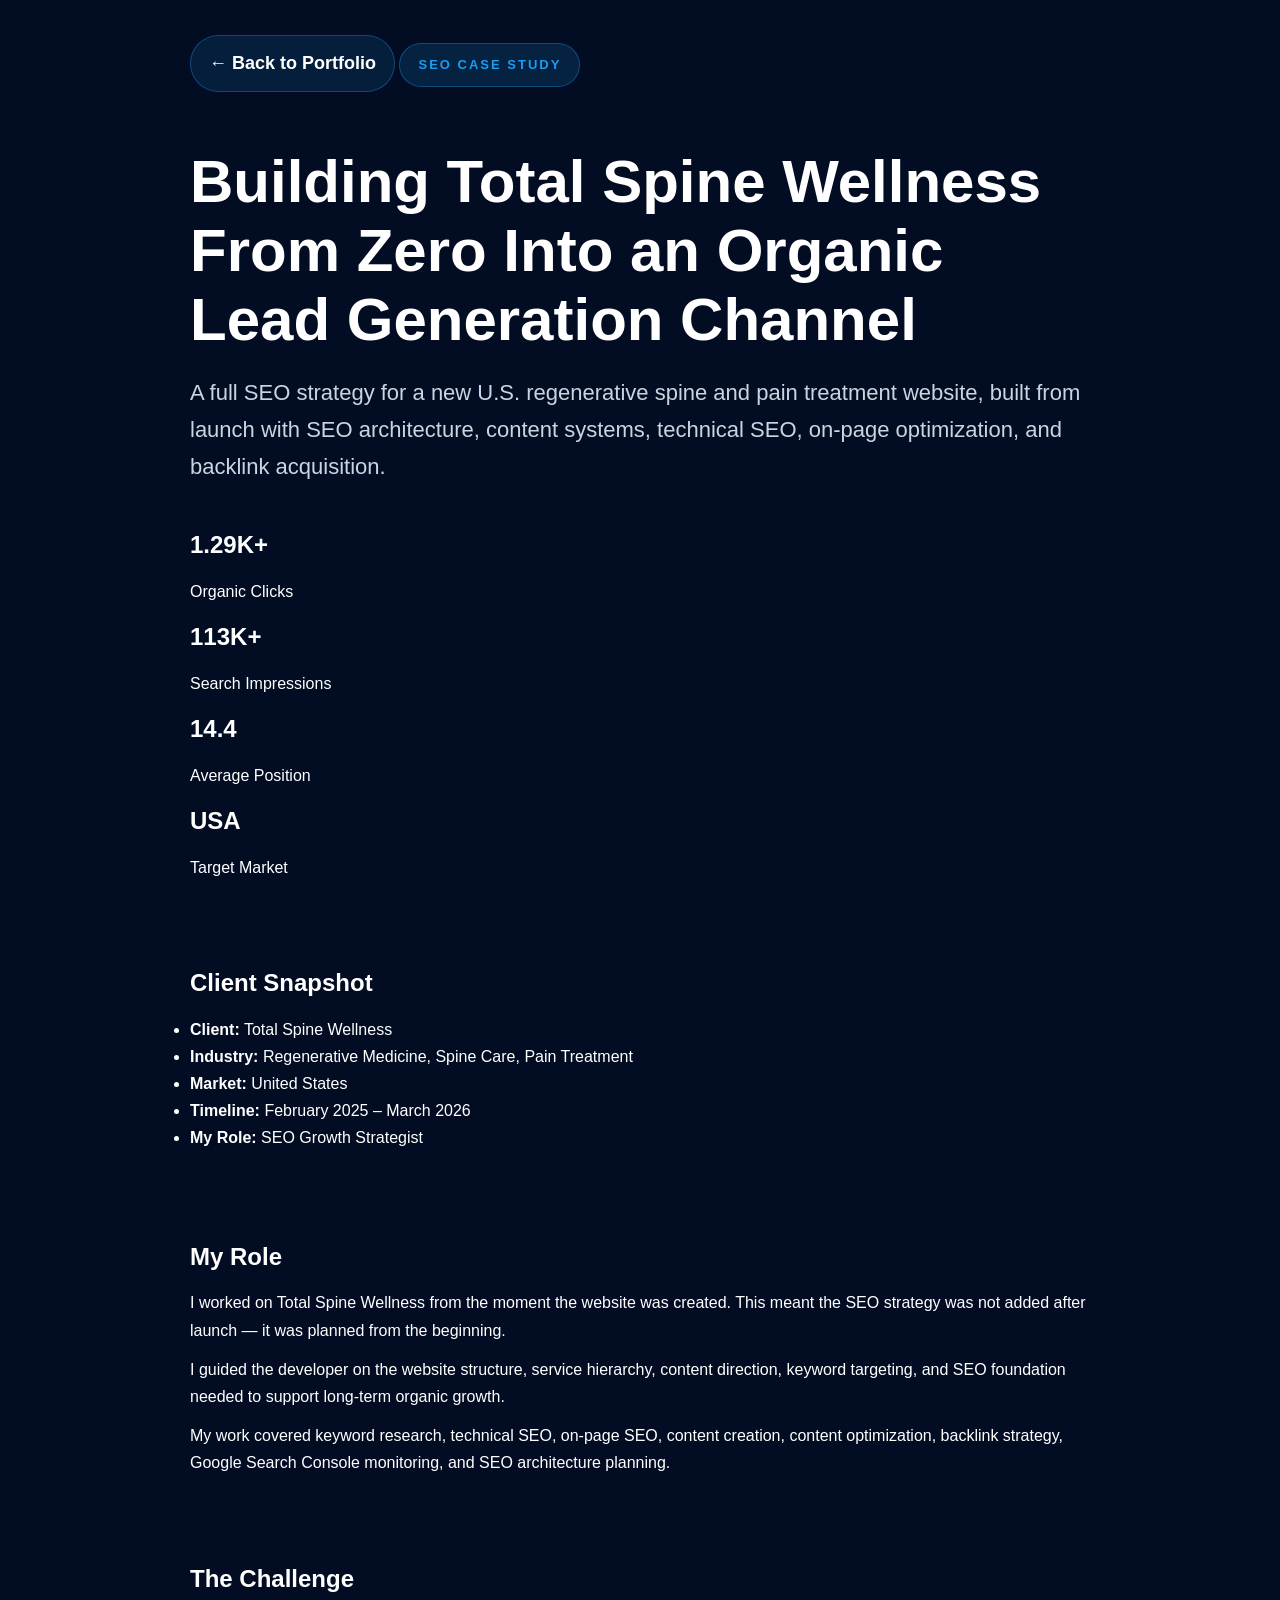
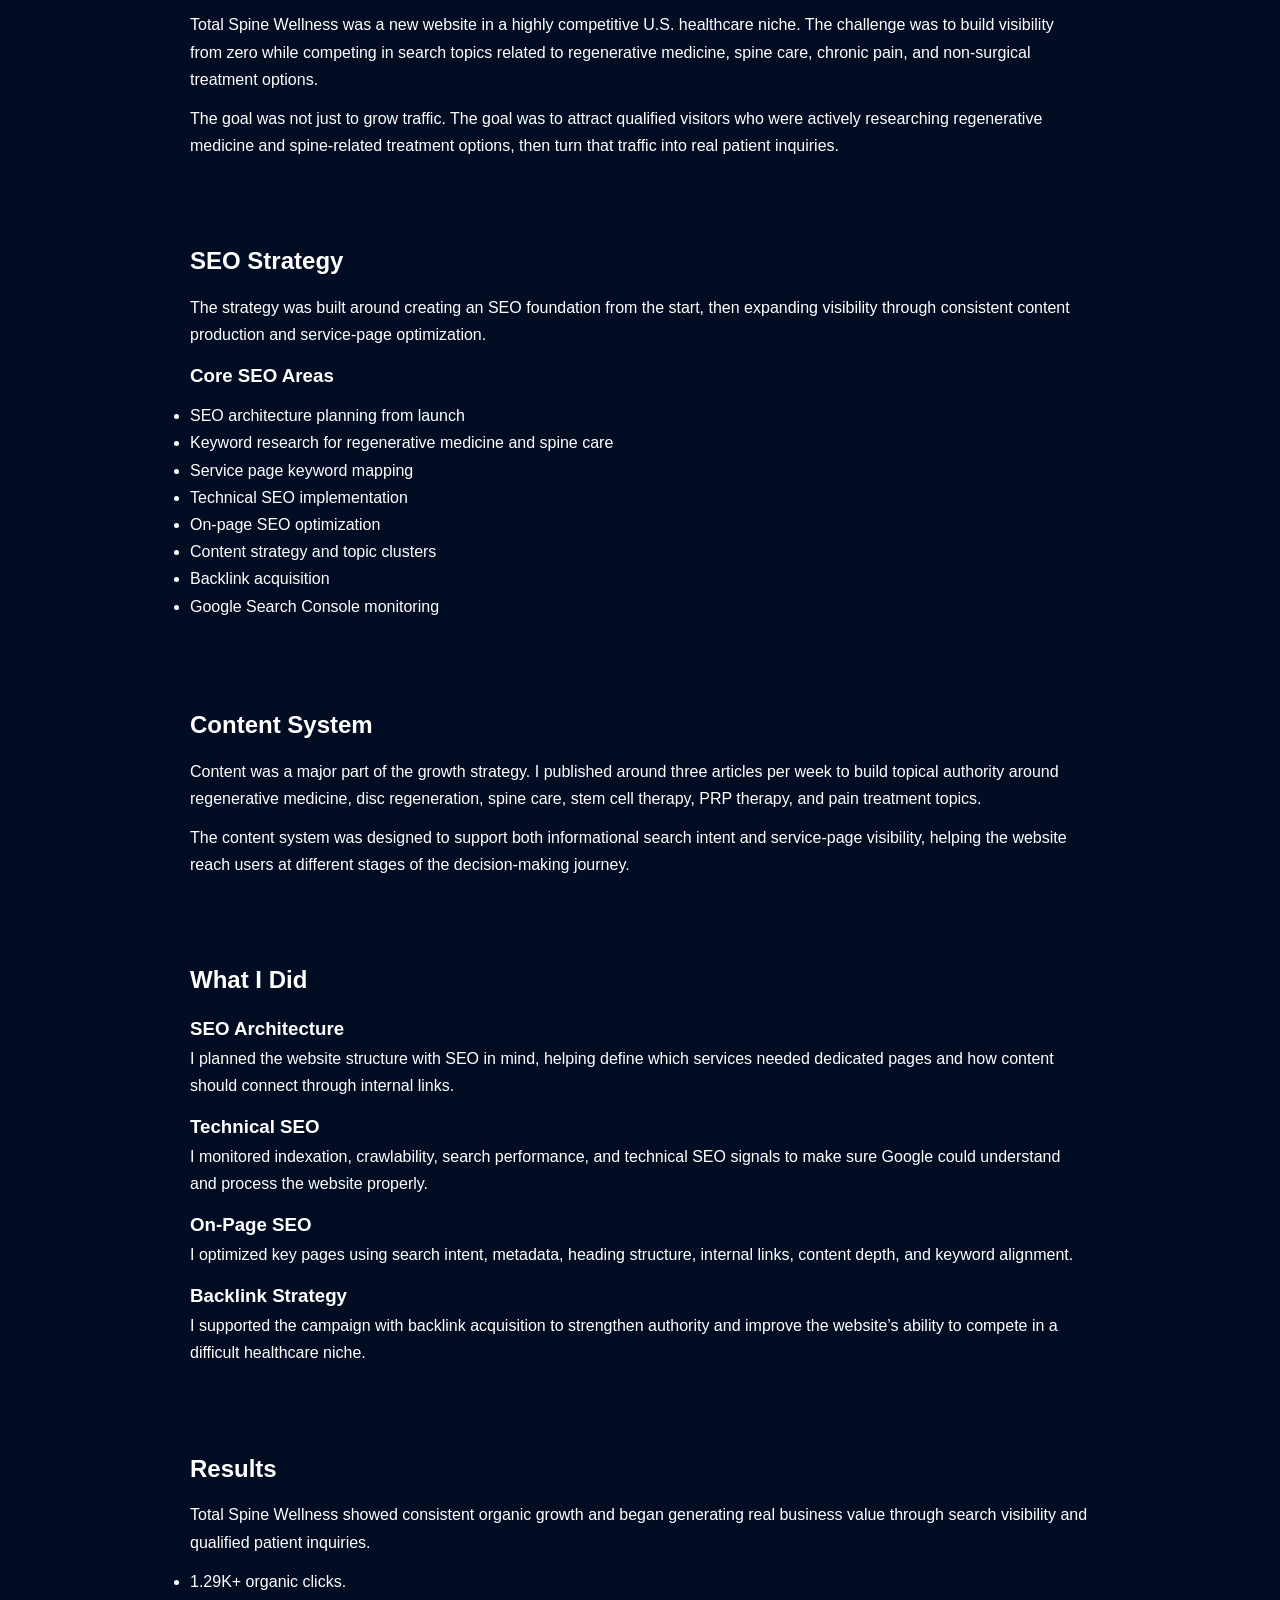
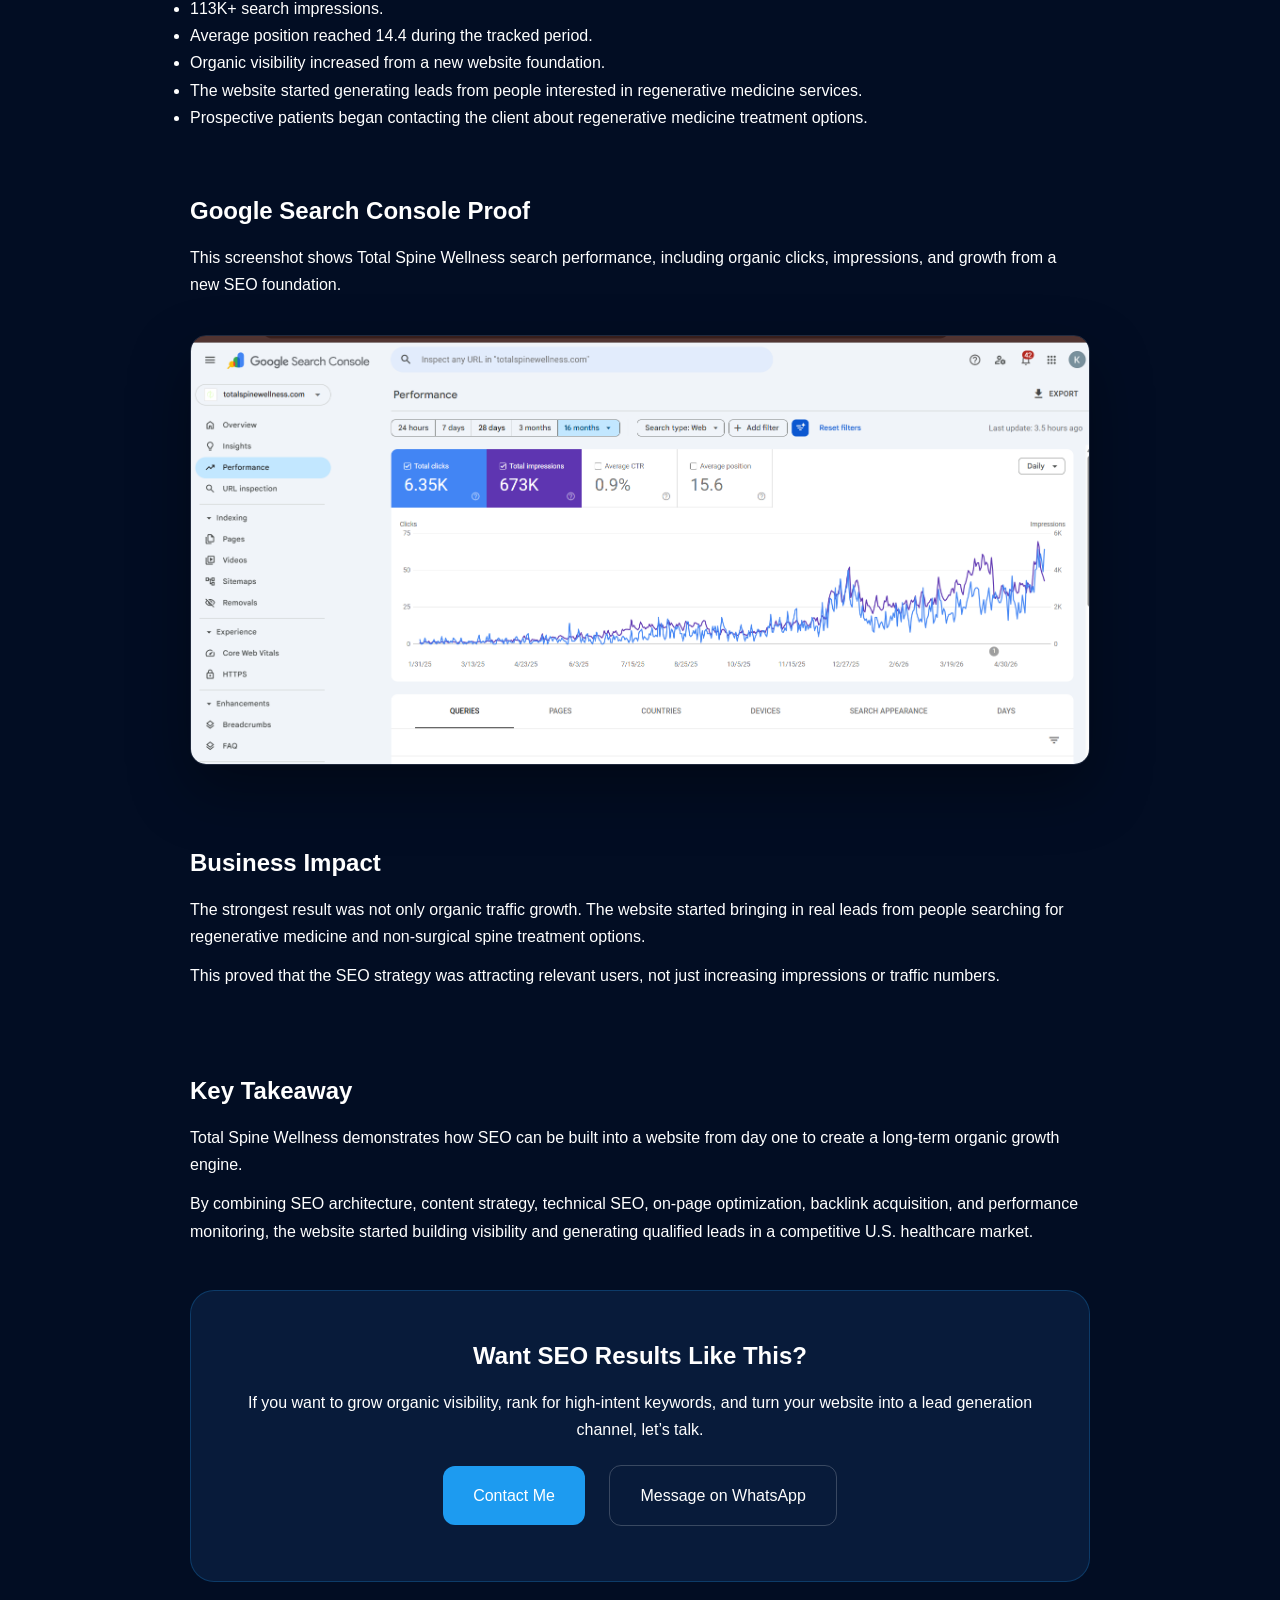
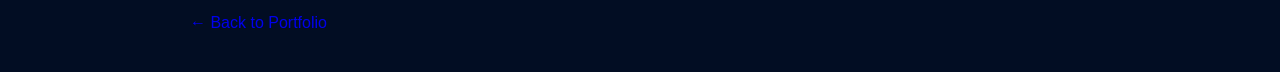
<file: case-studies/total-spine.html>
<!DOCTYPE html>
<html lang="en">

<head>
    <meta charset="UTF-8">
    <meta name="viewport" content="width=device-width, initial-scale=1.0">
    <title>Total Spine Wellness SEO Case Study | Abdallah Selim</title>
    <meta name="description" content="Total Spine Wellness SEO case study by Abdallah Selim showing SEO architecture, content strategy, technical SEO, backlinks, organic traffic growth, and lead generation for a regenerative medicine website.">
    <link rel="stylesheet" href="../css/style.css">
</head>

<body class="case-study-page">

    <section class="section">
        <div class="container narrow">
        <a href="../index.html" class="back-link">← Back to Portfolio</a>

            <span class="section-label">SEO CASE STUDY</span>

            <h1 style="font-size:60px; margin-top:20px;">
                Building Total Spine Wellness From Zero Into an Organic Lead Generation Channel
            </h1>

            <p style="font-size:22px; color:#cbd5e1; margin-top:20px;">
                A full SEO strategy for a new U.S. regenerative spine and pain treatment website, built from launch with SEO architecture, content systems, technical SEO, on-page optimization, and backlink acquisition.
            </p>

            <br>

            <div class="results-grid">
                <div>
                    <h2>1.29K+</h2>
                    <p>Organic Clicks</p>
                </div>

                <div>
                    <h2>113K+</h2>
                    <p>Search Impressions</p>
                </div>

                <div>
                    <h2>14.4</h2>
                    <p>Average Position</p>
                </div>

                <div>
                    <h2>USA</h2>
                    <p>Target Market</p>
                </div>
            </div>

        </div>
    </section>

    <section class="section">
        <div class="container narrow">

            <h2>Client Snapshot</h2>

            <ul>
                <li><strong>Client:</strong> Total Spine Wellness</li>
                <li><strong>Industry:</strong> Regenerative Medicine, Spine Care, Pain Treatment</li>
                <li><strong>Market:</strong> United States</li>
                <li><strong>Timeline:</strong> February 2025 – March 2026</li>
                <li><strong>My Role:</strong> SEO Growth Strategist</li>
            </ul>

        </div>
    </section>

    <section class="section">
        <div class="container narrow">

            <h2>My Role</h2>

            <p>
                I worked on Total Spine Wellness from the moment the website was created. This meant the SEO strategy was not added after launch — it was planned from the beginning.
            </p>

            <p>
                I guided the developer on the website structure, service hierarchy, content direction, keyword targeting, and SEO foundation needed to support long-term organic growth.
            </p>

            <p>
                My work covered keyword research, technical SEO, on-page SEO, content creation, content optimization, backlink strategy, Google Search Console monitoring, and SEO architecture planning.
            </p>

        </div>
    </section>

    <section class="section">
        <div class="container narrow">

            <h2>The Challenge</h2>

            <p>
                Total Spine Wellness was a new website in a highly competitive U.S. healthcare niche. The challenge was to build visibility from zero while competing in search topics related to regenerative medicine, spine care, chronic pain, and non-surgical treatment options.
            </p>

            <p>
                The goal was not just to grow traffic. The goal was to attract qualified visitors who were actively researching regenerative medicine and spine-related treatment options, then turn that traffic into real patient inquiries.
            </p>

        </div>
    </section>

    <section class="section">
        <div class="container narrow">

            <h2>SEO Strategy</h2>

            <p>
                The strategy was built around creating an SEO foundation from the start, then expanding visibility through consistent content production and service-page optimization.
            </p>

            <h3>Core SEO Areas</h3>

            <ul>
                <li>SEO architecture planning from launch</li>
                <li>Keyword research for regenerative medicine and spine care</li>
                <li>Service page keyword mapping</li>
                <li>Technical SEO implementation</li>
                <li>On-page SEO optimization</li>
                <li>Content strategy and topic clusters</li>
                <li>Backlink acquisition</li>
                <li>Google Search Console monitoring</li>
            </ul>

        </div>
    </section>

    <section class="section">
        <div class="container narrow">

            <h2>Content System</h2>

            <p>
                Content was a major part of the growth strategy. I published around three articles per week to build topical authority around regenerative medicine, disc regeneration, spine care, stem cell therapy, PRP therapy, and pain treatment topics.
            </p>

            <p>
                The content system was designed to support both informational search intent and service-page visibility, helping the website reach users at different stages of the decision-making journey.
            </p>

        </div>
    </section>

    <section class="section">
        <div class="container narrow">

            <h2>What I Did</h2>

            <h3>SEO Architecture</h3>
            <p>
                I planned the website structure with SEO in mind, helping define which services needed dedicated pages and how content should connect through internal links.
            </p>

            <h3>Technical SEO</h3>
            <p>
                I monitored indexation, crawlability, search performance, and technical SEO signals to make sure Google could understand and process the website properly.
            </p>

            <h3>On-Page SEO</h3>
            <p>
                I optimized key pages using search intent, metadata, heading structure, internal links, content depth, and keyword alignment.
            </p>

            <h3>Backlink Strategy</h3>
            <p>
                I supported the campaign with backlink acquisition to strengthen authority and improve the website’s ability to compete in a difficult healthcare niche.
            </p>

        </div>
    </section>

    <section class="section">
        <div class="container narrow">

            <h2>Results</h2>

            <p>
                Total Spine Wellness showed consistent organic growth and began generating real business value through search visibility and qualified patient inquiries.
            </p>

            <ul>
                <li>1.29K+ organic clicks.</li>
                <li>113K+ search impressions.</li>
                <li>Average position reached 14.4 during the tracked period.</li>
                <li>Organic visibility increased from a new website foundation.</li>
                <li>The website started generating leads from people interested in regenerative medicine services.</li>
                <li>Prospective patients began contacting the client about regenerative medicine treatment options.</li>
            </ul>
            <h2 style="margin-top:60px;">Google Search Console Proof</h2>

<p>
    This screenshot shows Total Spine Wellness search performance, including
    organic clicks, impressions, and growth from a new SEO foundation.
</p>

<img
    src="../assets/images/total-spine/gsc-performance.png"
    alt="Total Spine Wellness Google Search Console performance screenshot"
    style="
        width:100%;
        margin-top:25px;
        border-radius:16px;
        border:1px solid rgba(255,255,255,.12);
        box-shadow:0 25px 60px rgba(0,0,0,.35);
    "
>

        </div>
    </section>

    <section class="section">
        <div class="container narrow">

            <h2>Business Impact</h2>

            <p>
                The strongest result was not only organic traffic growth. The website started bringing in real leads from people searching for regenerative medicine and non-surgical spine treatment options.
            </p>

            <p>
                This proved that the SEO strategy was attracting relevant users, not just increasing impressions or traffic numbers.
            </p>

        </div>
    </section>

    <section class="section">
        <div class="container narrow">
            <h2>Key Takeaway</h2>

            <p>
                Total Spine Wellness demonstrates how SEO can be built into a website from day one to create a long-term organic growth engine.
            </p>

            <p>
                By combining SEO architecture, content strategy, technical SEO, on-page optimization, backlink acquisition, and performance monitoring, the website started building visibility and generating qualified leads in a competitive U.S. healthcare market.
            </p>

            <div class="case-cta">
                <h2>Want SEO Results Like This?</h2>

                <p>
                    If you want to grow organic visibility, rank for high-intent keywords,
                    and turn your website into a lead generation channel, let’s talk.
                </p>

                <div>
                    <a href="mailto:abdallahslem064@gmail.com" class="btn-primary">
                        Contact Me
                    </a>

                    <a href="https://wa.me/201227097182" target="_blank" class="btn-secondary">
                        Message on WhatsApp
                    </a>
                </div>
            </div>

            <br>

            <a href="../index.html" class="case-link">← Back to Portfolio</a>

        </div>
    </section>

</body>

</html>
</file>
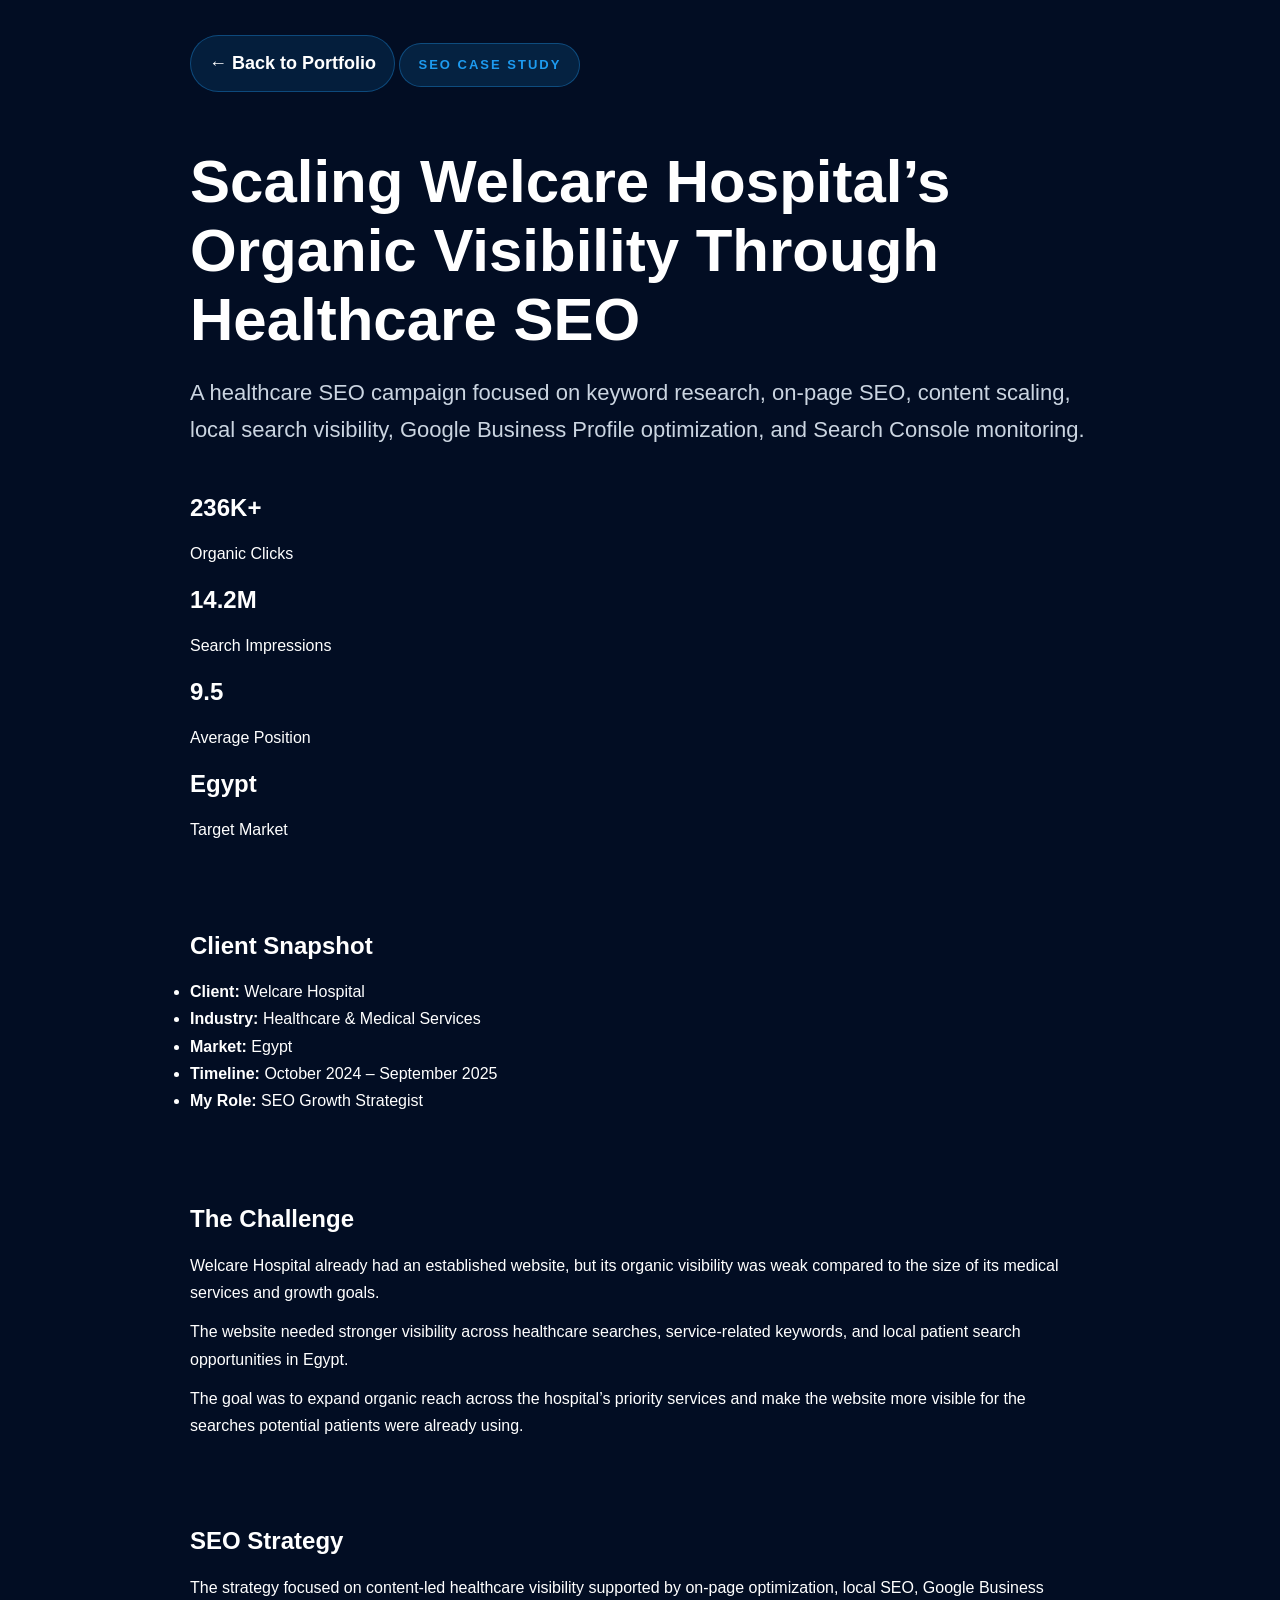
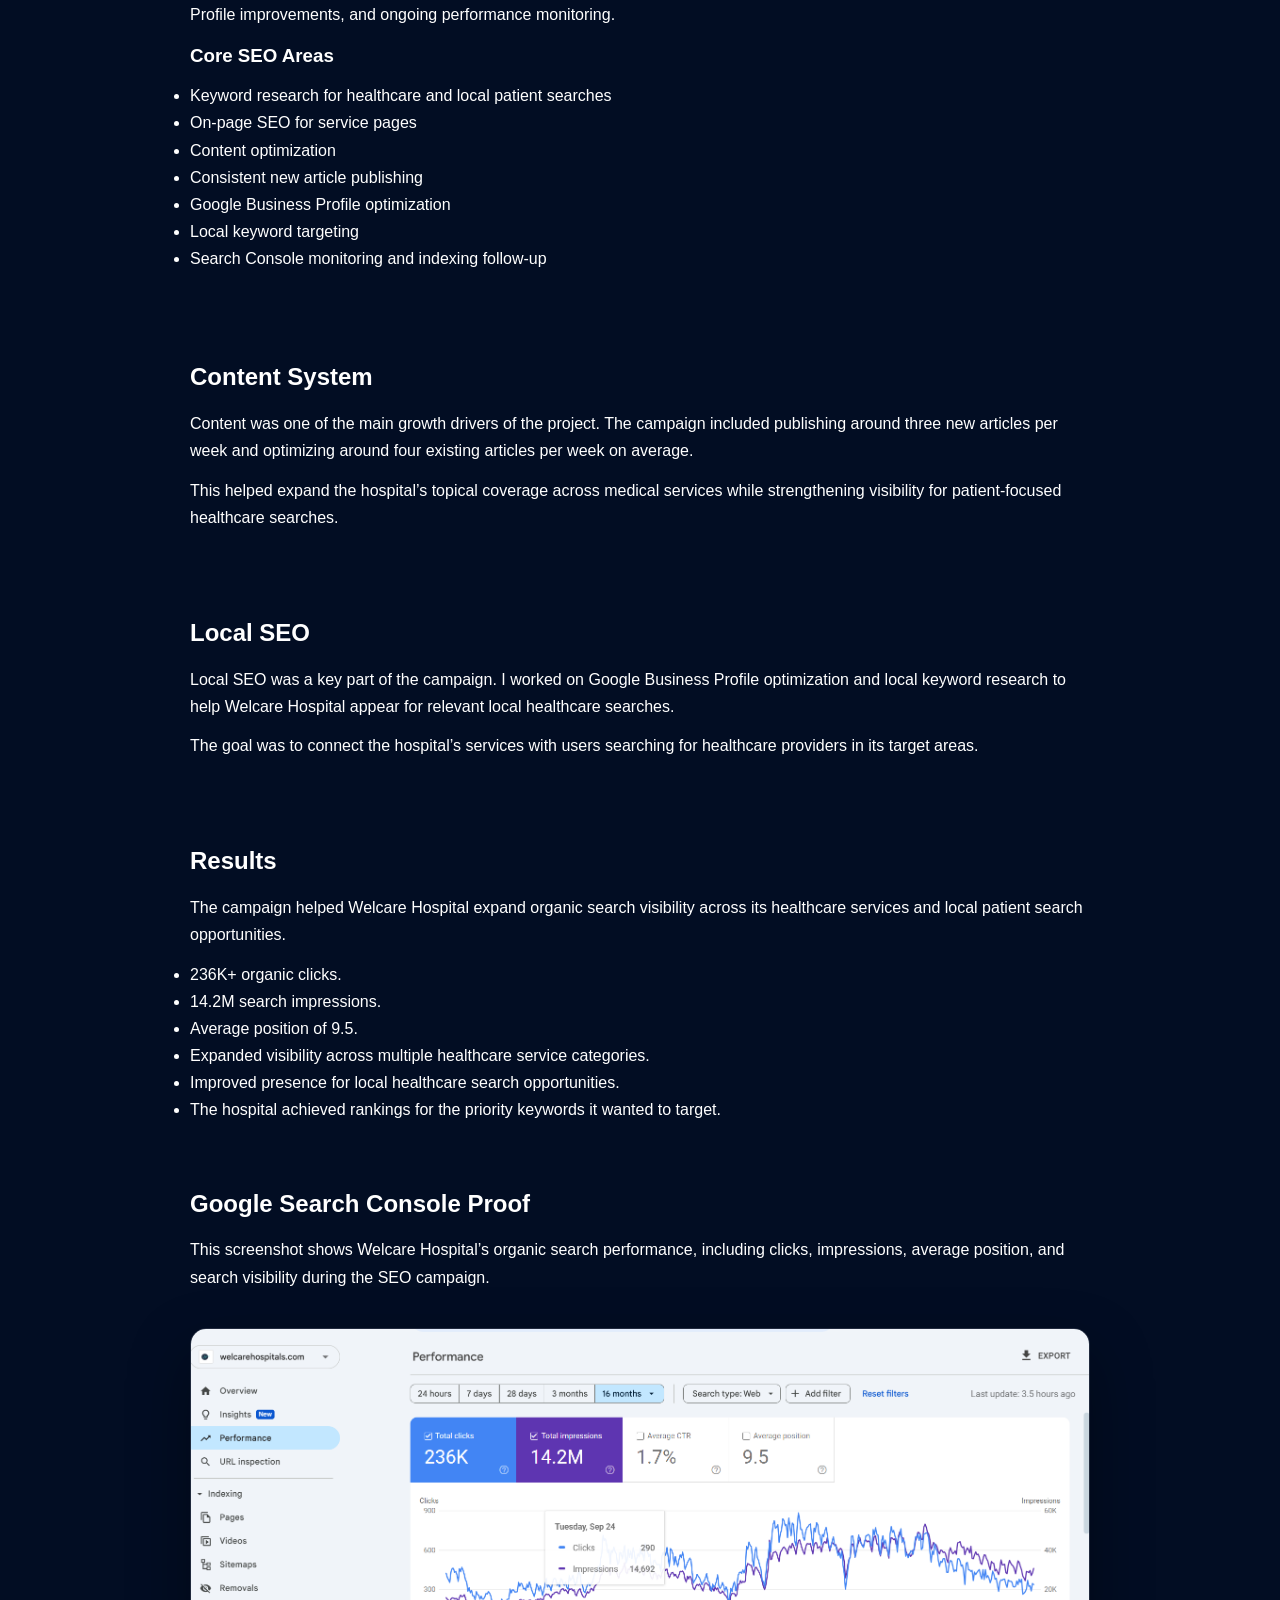
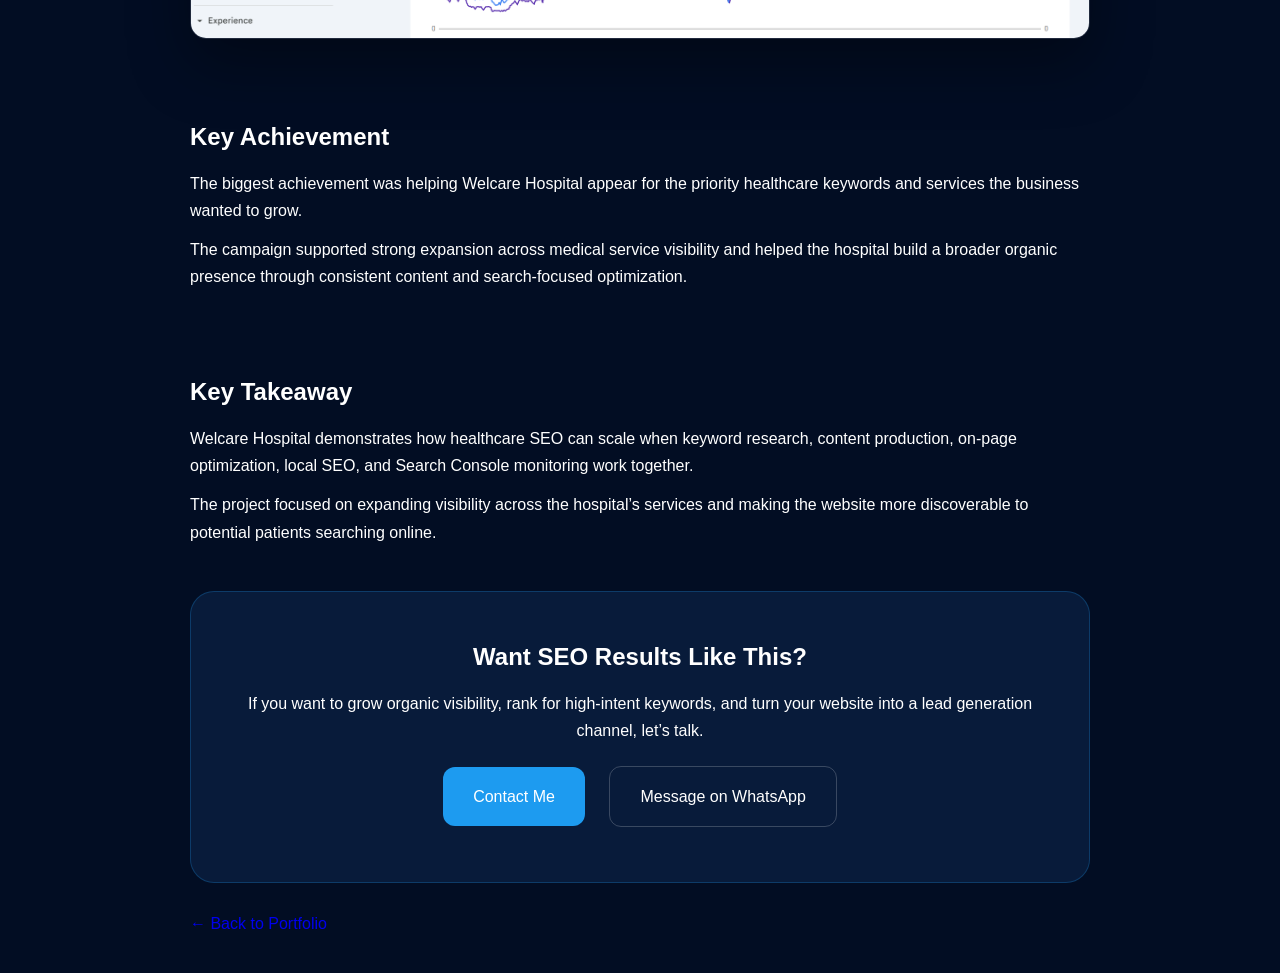
<file: case-studies/welcare.html>
<!DOCTYPE html>
<html lang="en">

<head>
    <meta charset="UTF-8">
    <meta name="viewport" content="width=device-width, initial-scale=1.0">
    <title>Welcare Hospital SEO Case Study | Abdallah Selim</title>
    <meta name="description" content="Welcare Hospital SEO case study by Abdallah Selim showing healthcare SEO growth, content scaling, local SEO, service-page optimization, and Google Search Console visibility.">
    <link rel="stylesheet" href="../css/style.css">
</head>

<body class="case-study-page">

    <section class="section">
        <div class="container narrow">
        <a href="../index.html" class="back-link">← Back to Portfolio</a>

            <span class="section-label">SEO CASE STUDY</span>

            <h1 style="font-size:60px; margin-top:20px;">
                Scaling Welcare Hospital’s Organic Visibility Through Healthcare SEO
            </h1>

            <p style="font-size:22px; color:#cbd5e1; margin-top:20px;">
                A healthcare SEO campaign focused on keyword research, on-page SEO, content scaling,
                local search visibility, Google Business Profile optimization, and Search Console monitoring.
            </p>

            <br>

            <div class="results-grid">
                <div>
                    <h2>236K+</h2>
                    <p>Organic Clicks</p>
                </div>

                <div>
                    <h2>14.2M</h2>
                    <p>Search Impressions</p>
                </div>

                <div>
                    <h2>9.5</h2>
                    <p>Average Position</p>
                </div>

                <div>
                    <h2>Egypt</h2>
                    <p>Target Market</p>
                </div>
            </div>

        </div>
    </section>

    <section class="section">
        <div class="container narrow">

            <h2>Client Snapshot</h2>

            <ul>
                <li><strong>Client:</strong> Welcare Hospital</li>
                <li><strong>Industry:</strong> Healthcare & Medical Services</li>
                <li><strong>Market:</strong> Egypt</li>
                <li><strong>Timeline:</strong> October 2024 – September 2025</li>
                <li><strong>My Role:</strong> SEO Growth Strategist</li>
            </ul>

        </div>
    </section>

    <section class="section">
        <div class="container narrow">

            <h2>The Challenge</h2>

            <p>
                Welcare Hospital already had an established website, but its organic visibility was weak compared
                to the size of its medical services and growth goals.
            </p>

            <p>
                The website needed stronger visibility across healthcare searches, service-related keywords,
                and local patient search opportunities in Egypt.
            </p>

            <p>
                The goal was to expand organic reach across the hospital’s priority services and make the website
                more visible for the searches potential patients were already using.
            </p>

        </div>
    </section>

    <section class="section">
        <div class="container narrow">

            <h2>SEO Strategy</h2>

            <p>
                The strategy focused on content-led healthcare visibility supported by on-page optimization,
                local SEO, Google Business Profile improvements, and ongoing performance monitoring.
            </p>

            <h3>Core SEO Areas</h3>

            <ul>
                <li>Keyword research for healthcare and local patient searches</li>
                <li>On-page SEO for service pages</li>
                <li>Content optimization</li>
                <li>Consistent new article publishing</li>
                <li>Google Business Profile optimization</li>
                <li>Local keyword targeting</li>
                <li>Search Console monitoring and indexing follow-up</li>
            </ul>

        </div>
    </section>

    <section class="section">
        <div class="container narrow">

            <h2>Content System</h2>

            <p>
                Content was one of the main growth drivers of the project.
                The campaign included publishing around three new articles per week and optimizing around four
                existing articles per week on average.
            </p>

            <p>
                This helped expand the hospital’s topical coverage across medical services while strengthening
                visibility for patient-focused healthcare searches.
            </p>

        </div>
    </section>

    <section class="section">
        <div class="container narrow">

            <h2>Local SEO</h2>

            <p>
                Local SEO was a key part of the campaign. I worked on Google Business Profile optimization
                and local keyword research to help Welcare Hospital appear for relevant local healthcare searches.
            </p>

            <p>
                The goal was to connect the hospital’s services with users searching for healthcare providers
                in its target areas.
            </p>

        </div>
    </section>

    <section class="section">
        <div class="container narrow">

            <h2>Results</h2>

            <p>
                The campaign helped Welcare Hospital expand organic search visibility across its healthcare services
                and local patient search opportunities.
            </p>

            <ul>
                <li>236K+ organic clicks.</li>
                <li>14.2M search impressions.</li>
                <li>Average position of 9.5.</li>
                <li>Expanded visibility across multiple healthcare service categories.</li>
                <li>Improved presence for local healthcare search opportunities.</li>
                <li>The hospital achieved rankings for the priority keywords it wanted to target.</li>
            </ul>
            <h2 style="margin-top:60px;">Google Search Console Proof</h2>

<p>
    This screenshot shows Welcare Hospital’s organic search performance,
    including clicks, impressions, average position, and search visibility
    during the SEO campaign.
</p>

<img
    src="../assets/images/welcare/gsc-performance.png"
    alt="Welcare Hospital Google Search Console performance screenshot"
    style="
        width:100%;
        margin-top:25px;
        border-radius:16px;
        border:1px solid rgba(255,255,255,.12);
        box-shadow:0 25px 60px rgba(0,0,0,.35);
    "
>

        </div>
    </section>

    <section class="section">
        <div class="container narrow">
            <h2>Key Achievement</h2>

            <p>
                The biggest achievement was helping Welcare Hospital appear for the priority healthcare keywords
                and services the business wanted to grow.
            </p>

            <p>
                The campaign supported strong expansion across medical service visibility and helped the hospital
                build a broader organic presence through consistent content and search-focused optimization.
            </p>

        </div>
    </section>

    <section class="section">
        <div class="container narrow">

            <h2>Key Takeaway</h2>

            <p>
                Welcare Hospital demonstrates how healthcare SEO can scale when keyword research, content production,
                on-page optimization, local SEO, and Search Console monitoring work together.
            </p>

            <p>
                The project focused on expanding visibility across the hospital’s services and making the website
                more discoverable to potential patients searching online.
            </p>

            <div class="case-cta">
                <h2>Want SEO Results Like This?</h2>

                <p>
                    If you want to grow organic visibility, rank for high-intent keywords,
                    and turn your website into a lead generation channel, let’s talk.
                </p>

                <div>
                    <a href="mailto:abdallahslem064@gmail.com" class="btn-primary">
                        Contact Me
                    </a>

                    <a href="https://wa.me/201227097182" target="_blank" class="btn-secondary">
                        Message on WhatsApp
                    </a>
                </div>
            </div>

            <br>

            <a href="../index.html" class="case-link">← Back to Portfolio</a>

        </div>
    </section>

</body>

</html>
</file>
<file: css/style.css>
*{
    margin:0;
    padding:0;
    box-sizing:border-box;
}

html{
    scroll-behavior:smooth;
}

body{
    background:#020d23;
    color:#fff;
    font-family:Inter,Arial,sans-serif;
    line-height:1.7;
}

a{
    text-decoration:none;
}

.container{
    width:90%;
    max-width:1400px;
    margin:auto;
}

.narrow{
    max-width:900px;
}

.section{
    padding:100px 0;
}

/* HEADER */

.main-header{
    position:sticky;
    top:0;
    z-index:999;
    background:rgba(2,13,35,.95);
    backdrop-filter:blur(10px);
    border-bottom:1px solid rgba(255,255,255,.05);
}

.header-inner{
    display:flex;
    align-items:center;
    justify-content:space-between;
    padding:24px 0;
}

.brand{
    display:flex;
    flex-direction:column;
    color:#fff;
}

.brand strong{
    font-size:24px;
}

.brand span{
    font-size:14px;
    color:#94a3b8;
}

.main-nav{
    display:flex;
    gap:35px;
}

.main-nav a{
    color:#fff;
    font-size:15px;
}

.header-cta{
    border:1px solid #1d9bf0;
    padding:12px 24px;
    border-radius:50px;
    color:#fff;
}

/* HERO */

.new-hero{
    padding:90px 0;
    background:
    radial-gradient(circle at right center,
    rgba(29,155,240,.25),
    transparent 35%);
}

.hero-layout{
    display:grid;
    grid-template-columns:1.1fr .9fr;
    align-items:center;
    gap:80px;
}

.hero-pill{
    display:inline-block;
    background:rgba(29,155,240,.15);
    color:#4fb4ff;
    padding:10px 18px;
    border-radius:50px;
    margin-bottom:25px;
    font-size:14px;
}

.hero-copy h1{
    font-size:78px;
    line-height:1.05;
    margin-bottom:25px;
    font-weight:800;
}

.hero-copy h1 span{
    color:#1d9bf0;
}

.hero-copy p{
    font-size:22px;
    color:#cbd5e1;
    max-width:650px;
}

.hero-actions{
    display:flex;
    gap:20px;
    margin-top:35px;
}

.btn-primary{
    background:#1d9bf0;
    color:#fff;
    padding:16px 30px;
    border-radius:12px;
}

.btn-secondary{
    border:1px solid rgba(255,255,255,.2);
    color:#fff;
    padding:16px 30px;
    border-radius:12px;
}

.hero-stats{
    display:grid;
    grid-template-columns:repeat(4,1fr);
    gap:25px;
    margin-top:60px;
}

.hero-stats strong{
    display:block;
    color:#1d9bf0;
    font-size:30px;
}

.hero-stats span{
    color:#94a3b8;
    font-size:14px;
}

.hero-image-wrap{
    text-align:center;
}

.new-hero-image{
    width:100%;
    max-width:520px;
    border-radius:24px;
    border:1px solid rgba(29,155,240,.4);
    box-shadow:0 0 80px rgba(29,155,240,.25);
}

/* SECTION */

.section-heading{
    text-align:center;
    margin-bottom:60px;
}

.section-label{
    color:#1d9bf0;
    text-transform:uppercase;
    letter-spacing:2px;
    font-size:14px;
}

.section-heading h2{
    font-size:52px;
    margin:15px 0;
}

.section-heading p{
    color:#94a3b8;
}

/* CASE STUDIES */

.portfolio-card-grid{
    display:grid;
    grid-template-columns:repeat(3,1fr);
    gap:30px;
}

.portfolio-card{
    background:#081b3a;
    border-radius:20px;
    padding:22px;
    border:1px solid rgba(255,255,255,.05);
    transition:.3s;
}

.portfolio-card:hover{
    transform:translateY(-6px);
    border-color:#1d9bf0;
}

.card-image{
    height:180px;
    border-radius:12px;
    margin-bottom:18px;
}

.placeholder{
    background:linear-gradient(135deg,#0f274d,#173b72);
}

.portfolio-card span{
    color:#94a3b8;
    font-size:14px;
}

.portfolio-card h3{
    margin:10px 0 20px;
    font-size:24px;
}

.card-metrics{
    display:flex;
    justify-content:space-between;
    margin-bottom:20px;
}

.card-metrics strong{
    display:block;
    color:#1d9bf0;
}

.card-metrics small{
    color:#94a3b8;
}

.portfolio-card a{
    color:#1d9bf0;
    font-weight:600;
}

/* SERVICES */

.process-grid{
    display:grid;
    grid-template-columns:repeat(4,1fr);
    gap:25px;
}

.process-card{
    background:#081b3a;
    padding:30px;
    border-radius:20px;
}

.process-card span{
    color:#1d9bf0;
    font-size:30px;
    font-weight:bold;
}

.process-card h3{
    margin:15px 0;
}

/* CONTACT */

.contact-box{
    text-align:center;
}

.contact-box h2{
    font-size:54px;
    margin:20px 0;
}

.contact-box p{
    max-width:800px;
    margin:auto;
    color:#cbd5e1;
}

.contact-links{
    margin-top:40px;
}

.contact-links a{
    display:block;
    color:#1d9bf0;
    margin:15px 0;
    font-size:22px;
}

/* MOBILE */

@media(max-width:991px){

.hero-layout{
    grid-template-columns:1fr;
}

.hero-copy h1{
    font-size:50px;
}

.hero-stats{
    grid-template-columns:repeat(2,1fr);
}

.portfolio-card-grid{
    grid-template-columns:1fr;
}

.process-grid{
    grid-template-columns:1fr;
}

.main-nav{
    display:none;
}

.contact-box h2{
    font-size:40px;
}

}
/* Case Study Page Fixes */

.case-study-page .section{
    padding:35px 0;
}

.case-study-page .section-label{
    display:inline-block;
    padding:10px 18px;
    background:rgba(29,155,240,.15);
    border:1px solid rgba(29,155,240,.35);
    color:#1d9bf0;
    border-radius:50px;
    font-size:13px;
    font-weight:700;
    letter-spacing:2px;
    margin-bottom:18px;
}

.case-study-page h1{
    line-height:1.15;
}

.case-study-page h2{
    margin-bottom:12px;
}

.case-study-page p{
    margin-bottom:12px;
}

.case-study-page ul{
    margin-top:10px;
    margin-bottom:15px;
}

/* CTA Fix Inside Case Studies */

.case-study-page .case-cta{
    margin-top:45px;
    padding:45px;
    background:#081b3a;
    border:1px solid rgba(29,155,240,.25);
    border-radius:24px;
    text-align:center;
}

.case-study-page .case-cta .btn-primary,
.case-study-page .case-cta .btn-secondary{
    display:inline-block;
    margin:10px;
}
.filmology-card{
    background-image:url("../assets/images/cards/filmology.png");
}

.total-card{
    background-image:url("../assets/images/cards/total-spine.png");
}

.welcare-card{
    background-image:url("../assets/images/cards/welcare.png");
}

.dr-card{
    background-image:url("../assets/images/cards/dr-ehab.png");
}

.elite-card{
    background-image:url("../assets/images/cards/elite-care.png");
}

.ai-card{
    background-image:url("../assets/images/cards/ai-solutions.png");
}

.card-image{
    background-size:cover;
    background-position:center;
    border:1px solid rgba(255,255,255,.08);
}
.footer{
    padding:40px 0;
    text-align:center;
    border-top:1px solid rgba(255,255,255,.08);
    margin-top:80px;
}

.footer p{
    color:#94a3b8;
    font-size:14px;
}
.back-link{
    display:inline-flex;
    align-items:center;
    gap:8px;
    margin-bottom:35px;
    padding:12px 18px;
    background:rgba(29,155,240,.12);
    border:1px solid rgba(29,155,240,.35);
    color:#ffffff;
    font-size:18px;
    font-weight:700;
    border-radius:50px;
    transition:.3s ease;
}

.back-link:hover{
    background:#1d9bf0;
    color:#ffffff;
    transform:translateX(-4px);
}

.services-grid{
    grid-template-columns:repeat(2,1fr);
}

}
.services-grid{
    display:grid;
    grid-template-columns:repeat(4,1fr);
    gap:15px;
    margin-top:25px;
    margin-bottom:30px;
}

.service-box{
    background:#081b3a;
    border:1px solid rgba(29,155,240,.15);
    padding:18px;
    border-radius:14px;
    text-align:center;
    font-weight:600;
}

@media(max-width:991px){
    .services-grid{
        grid-template-columns:repeat(2,1fr);
    }
}
</file>
